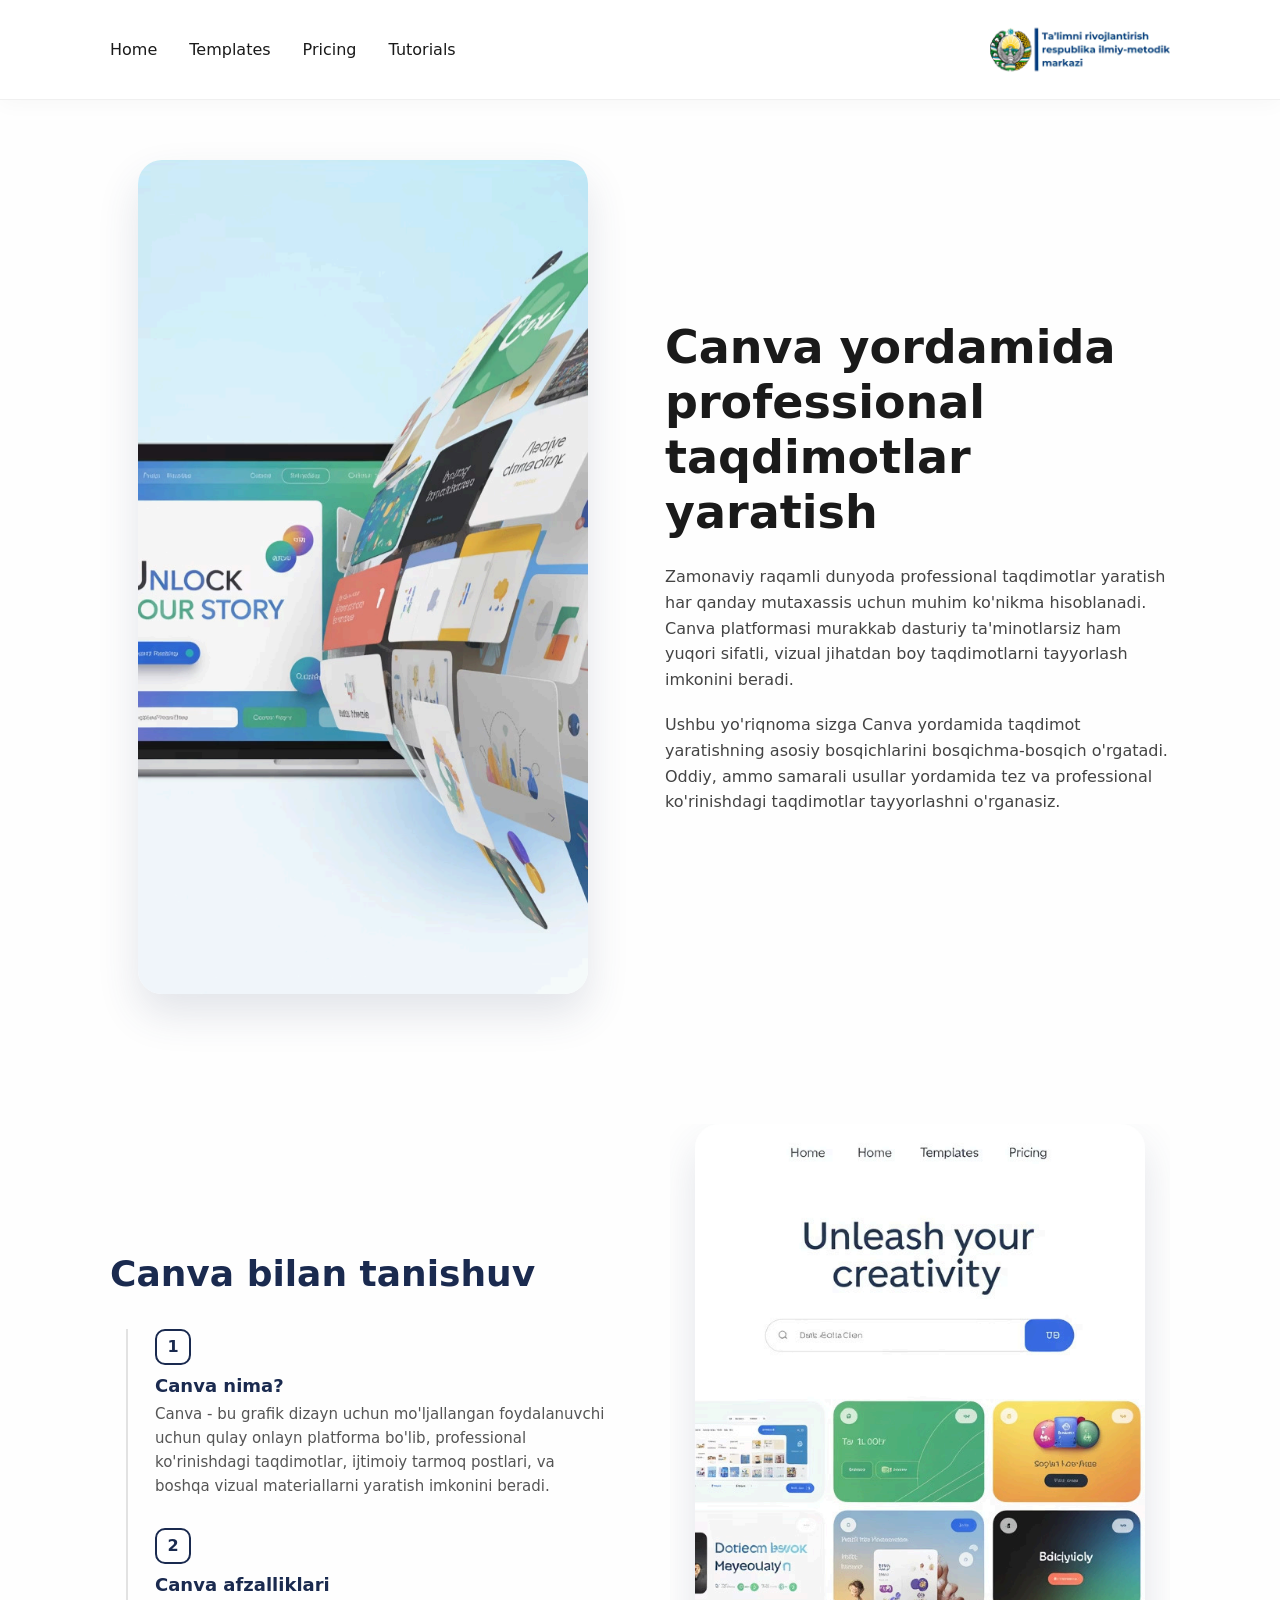
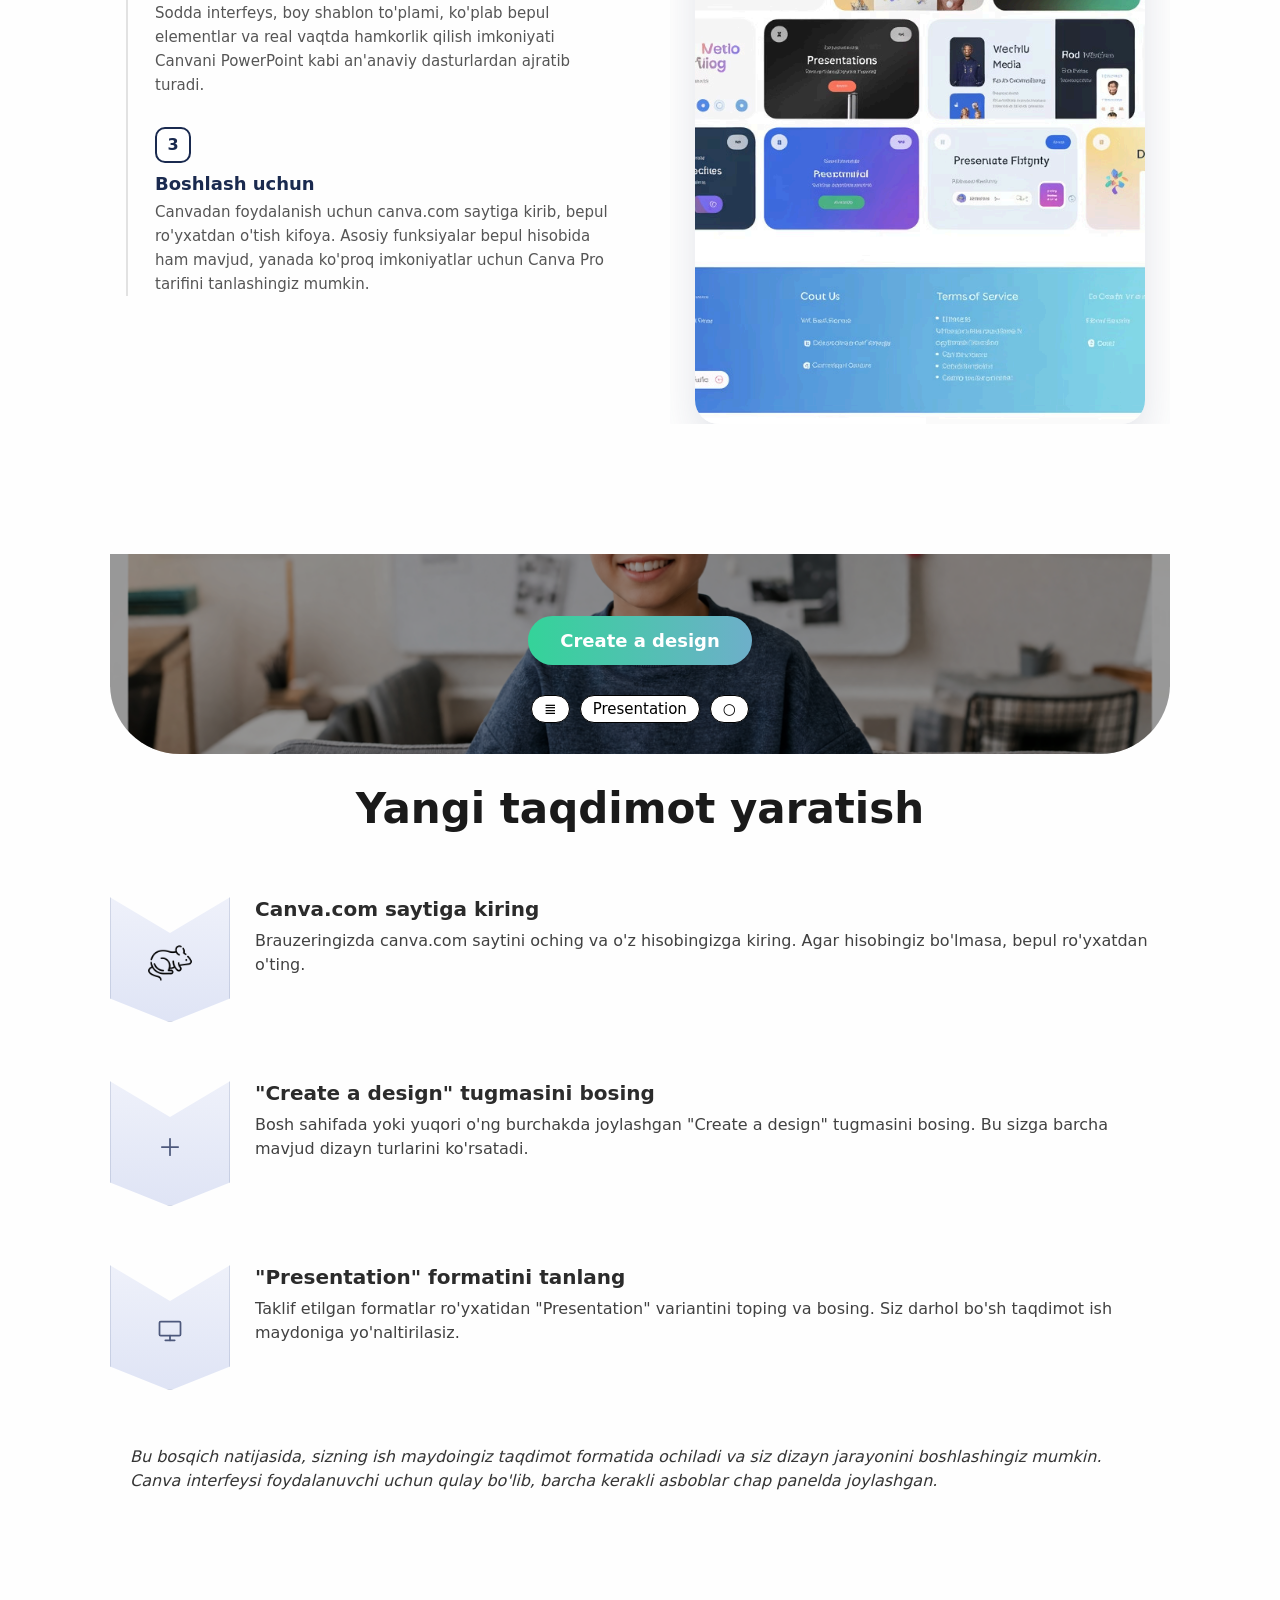
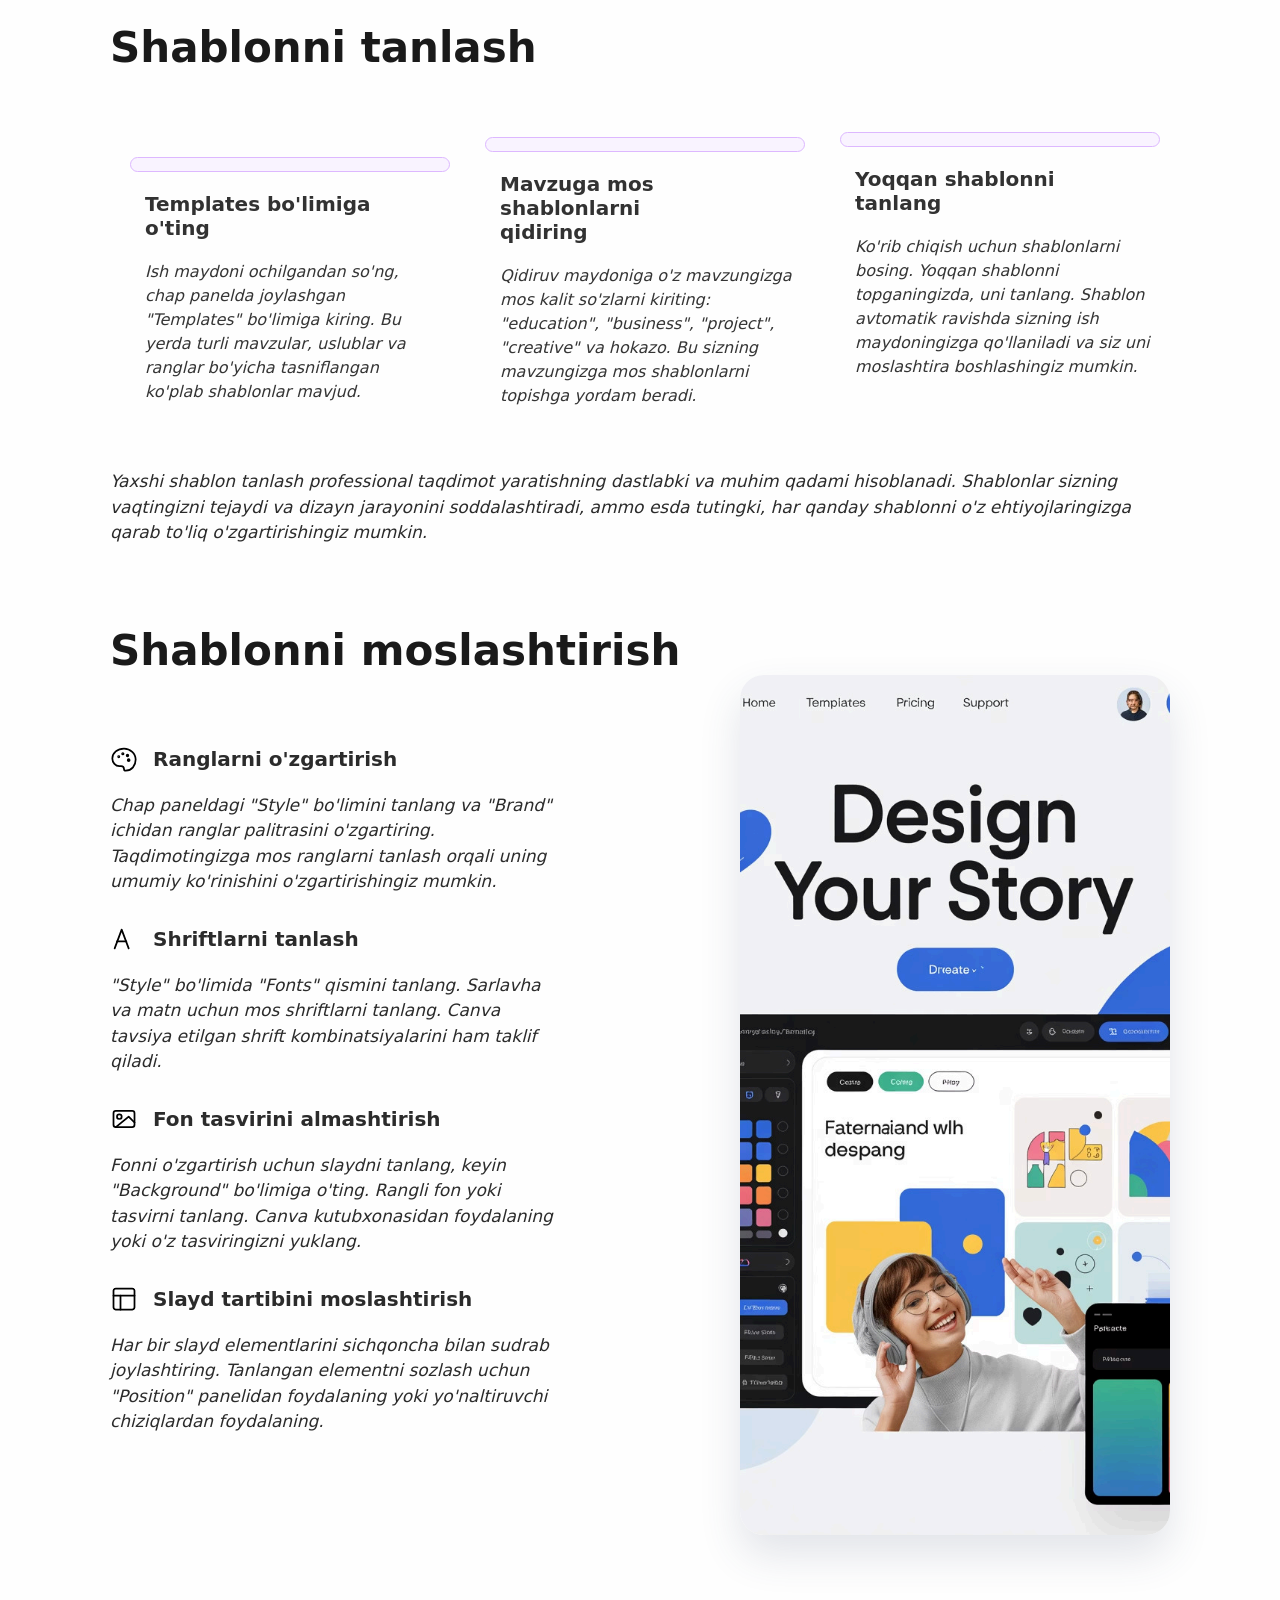
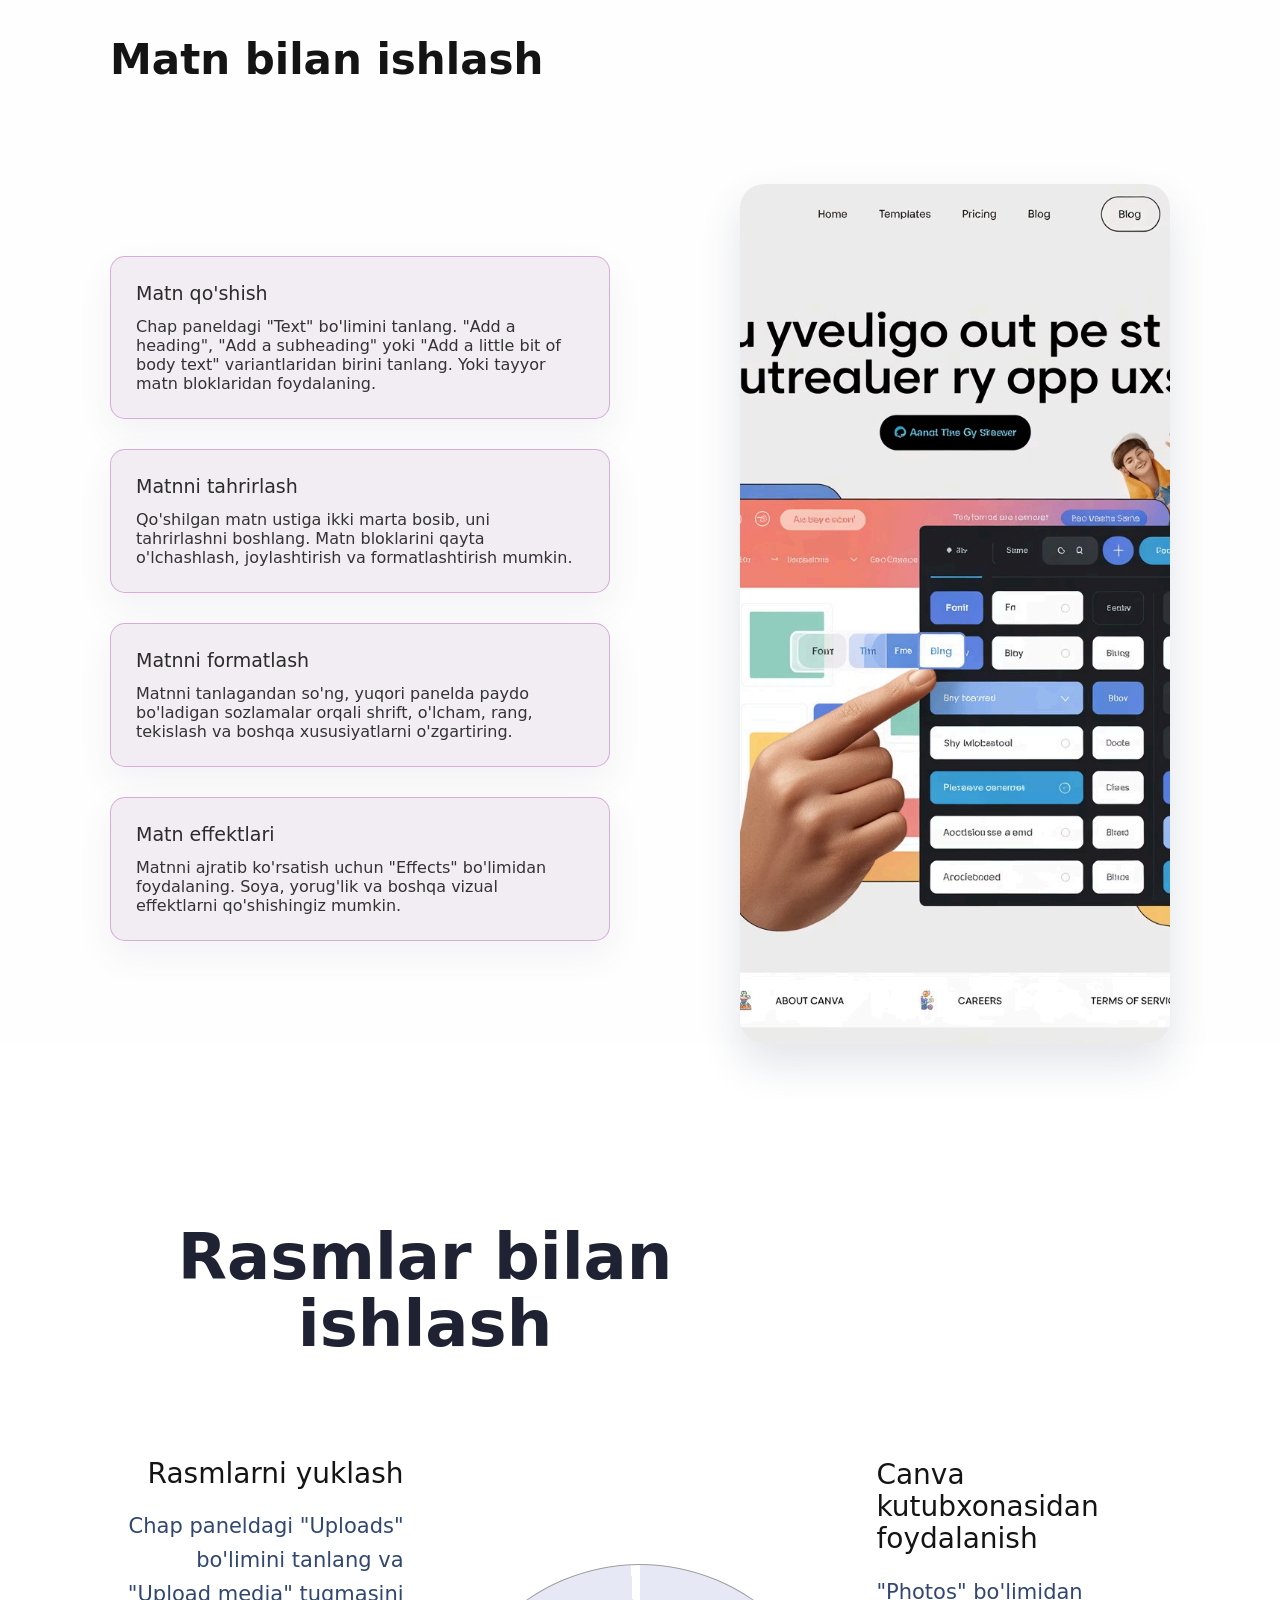
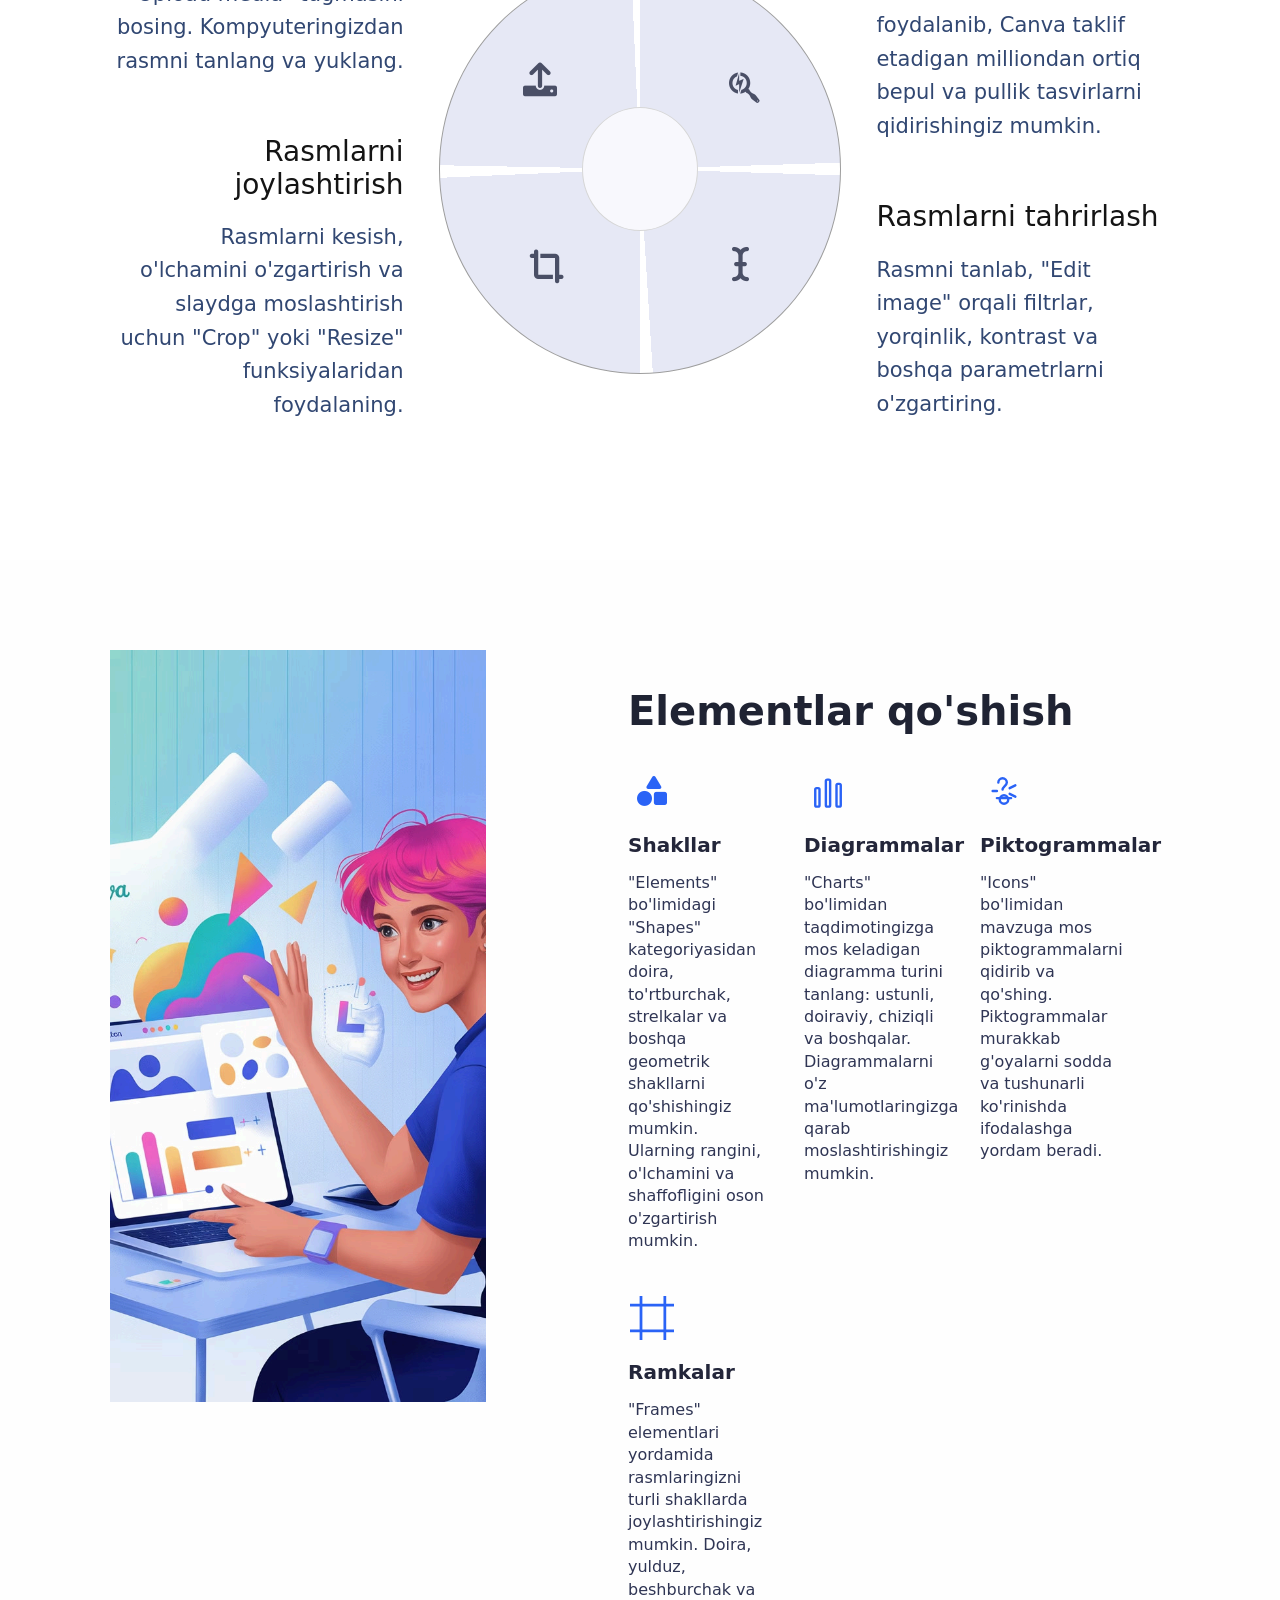
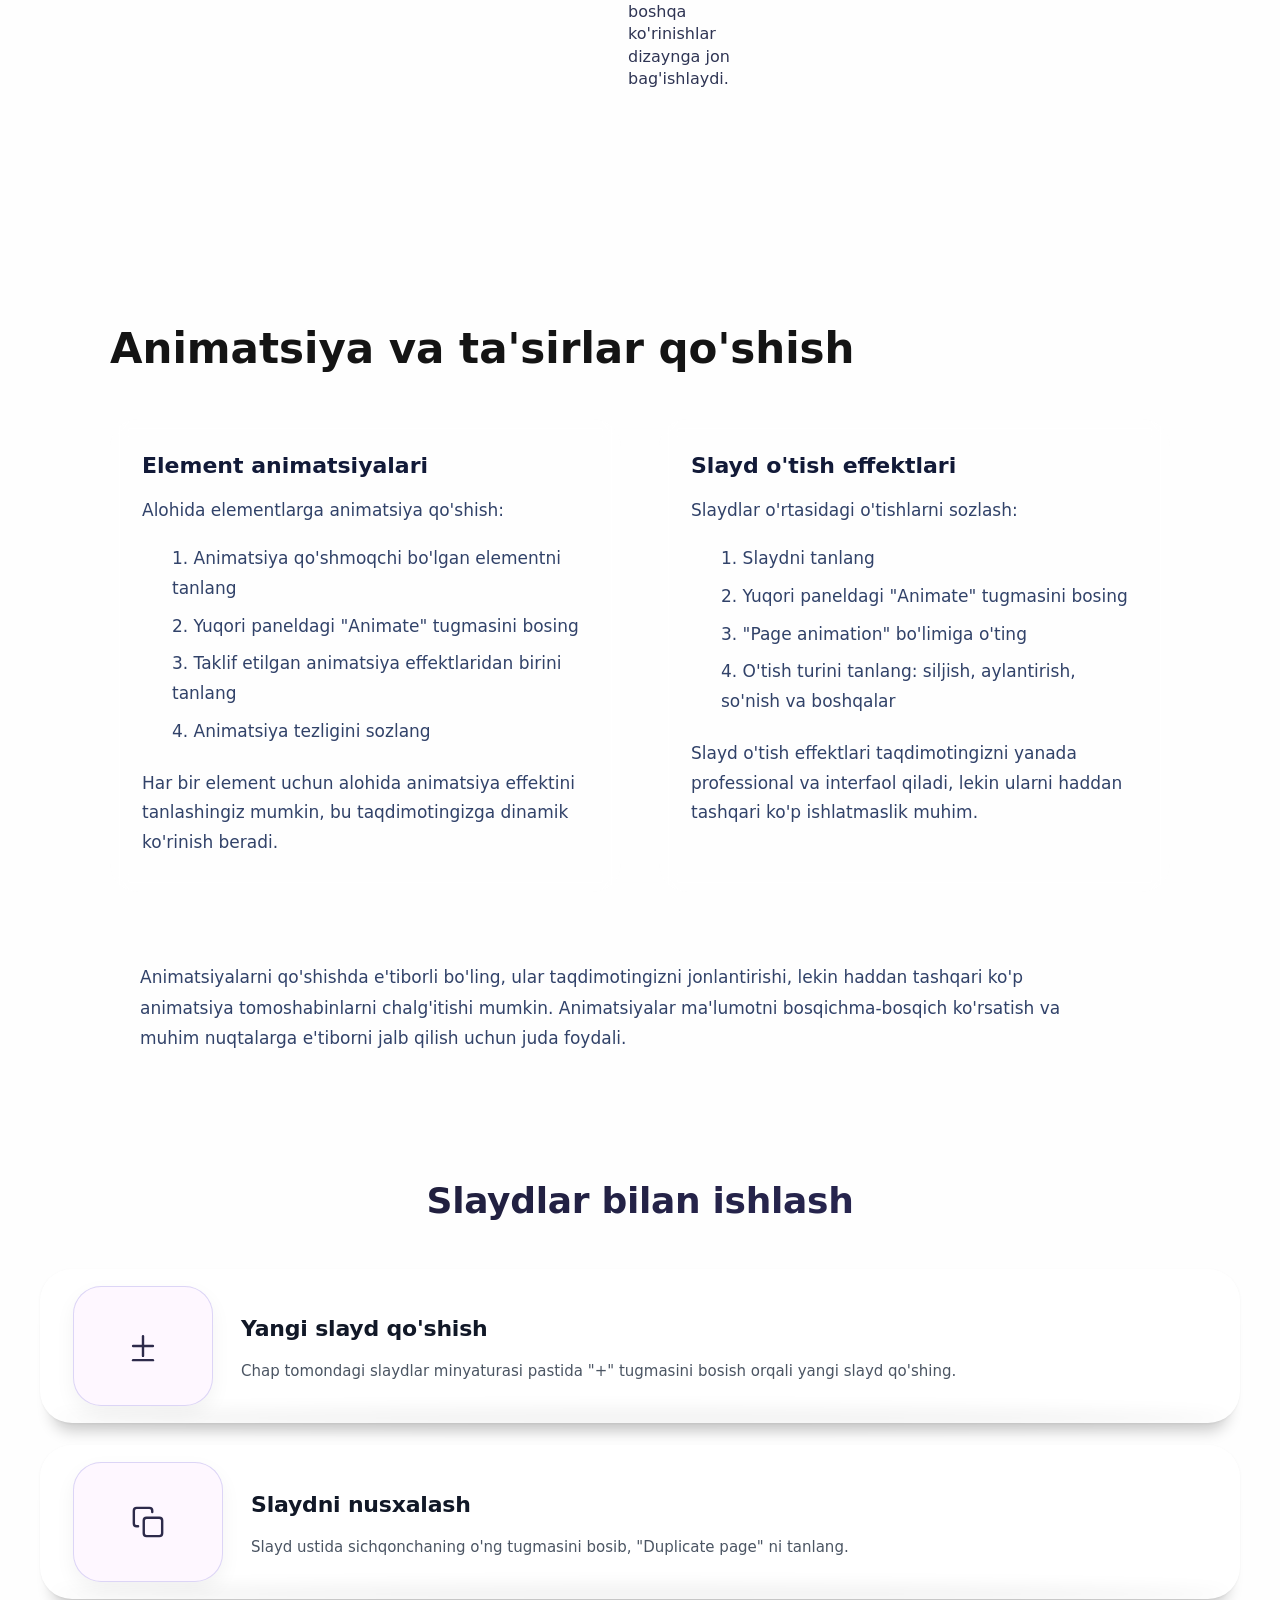
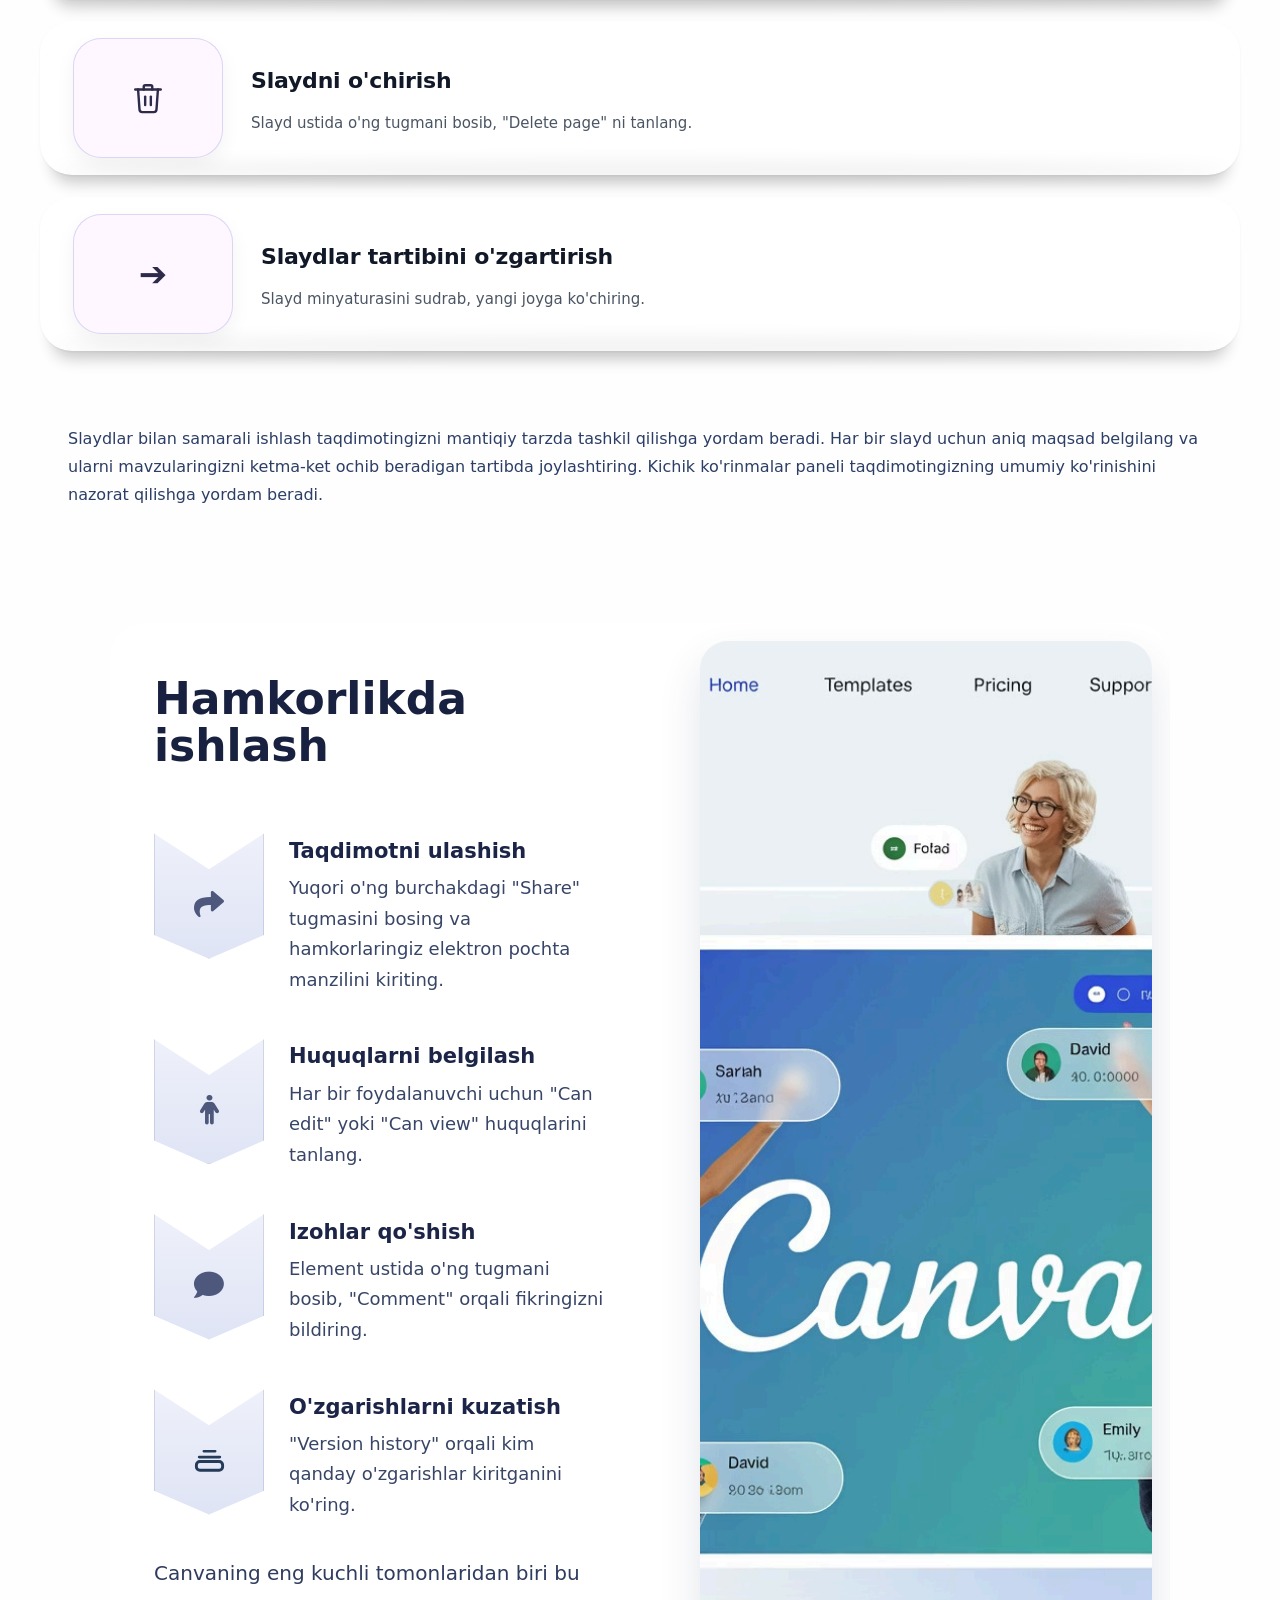
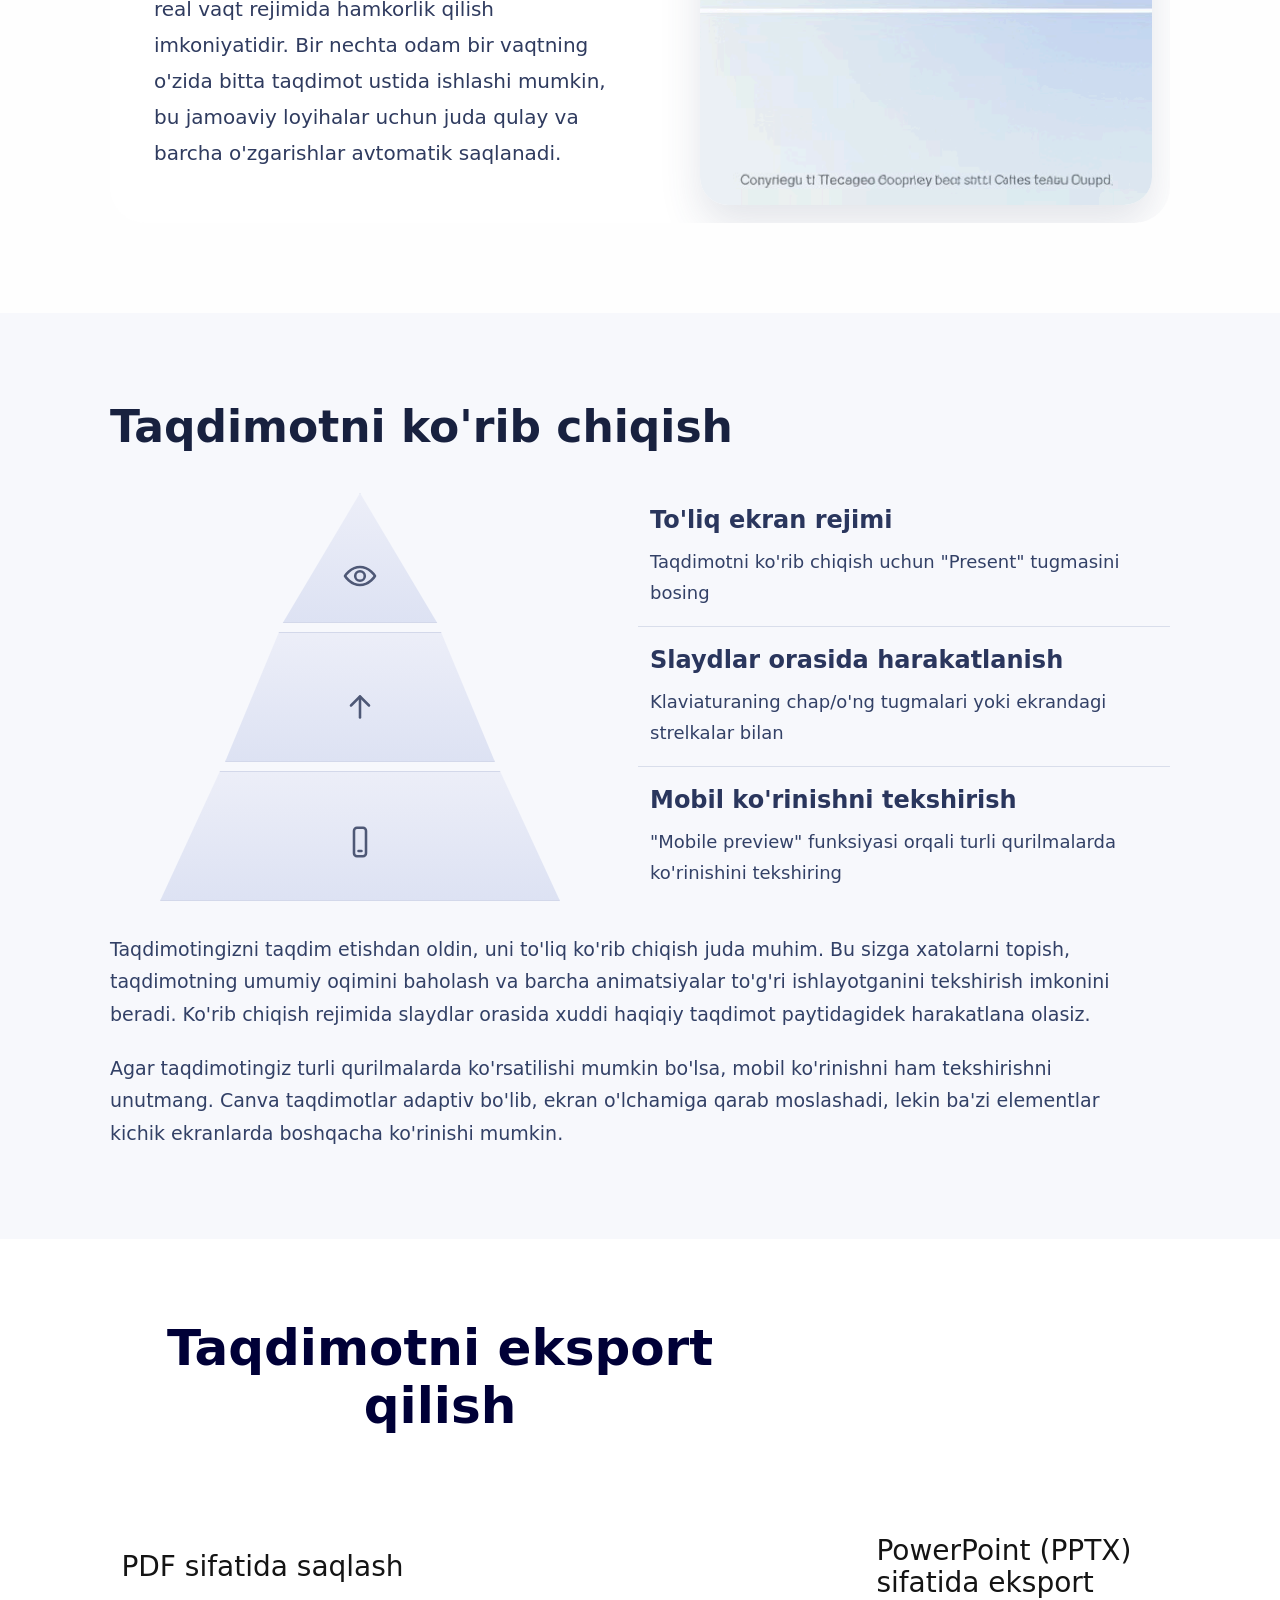
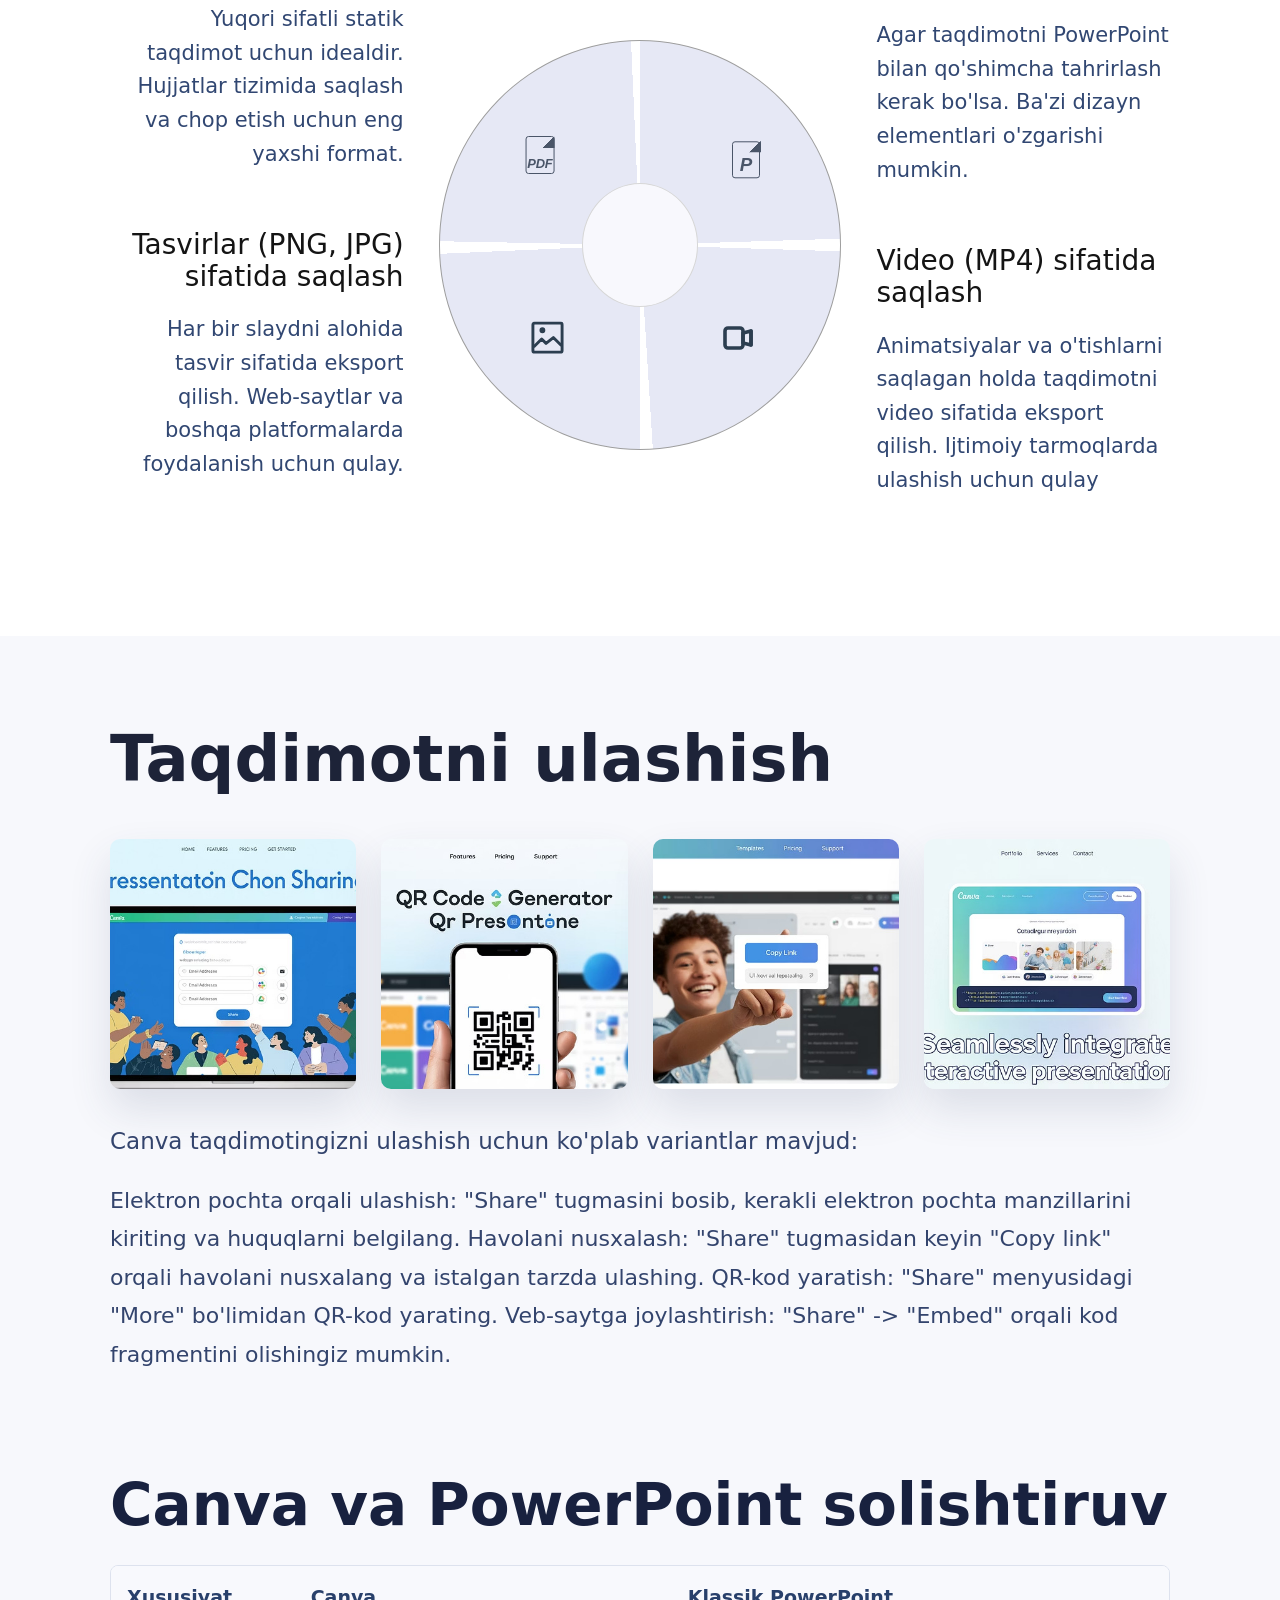
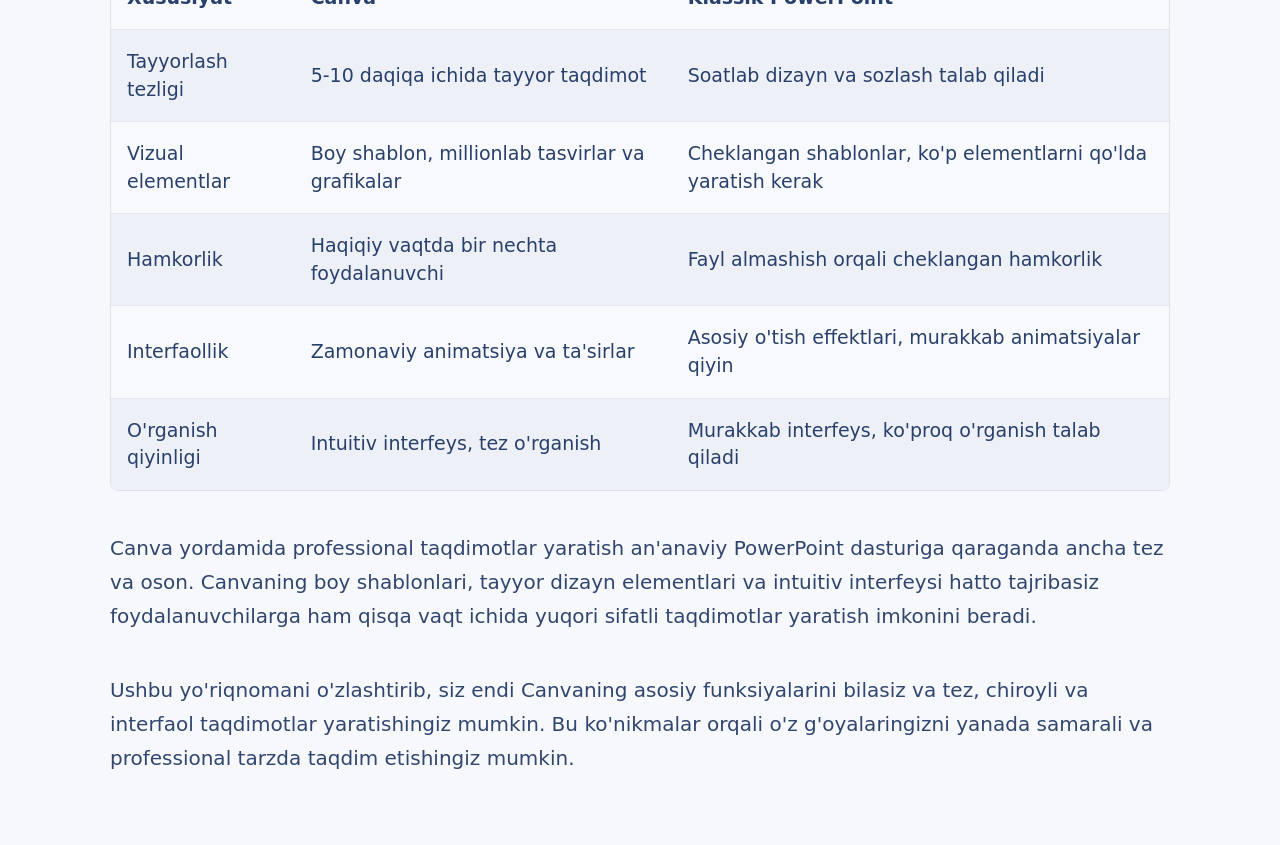
<file: dashboart.html>
<!DOCTYPE html>
<html lang="uz">

<head>
  <meta charset="UTF-8">
  <meta name="viewport" content="width=device-width, initial-scale=1.0">
  <link href="https://unpkg.com/aos@2.3.1/dist/aos.css" rel="stylesheet">
  <link rel="stylesheet" href="https://cdnjs.cloudflare.com/ajax/libs/font-awesome/6.0.0-beta3/css/all.min.css">
  <link rel="stylesheet" href="./css.css">
  <link rel="stylesheet" href="./opaa.css">
  <link rel="stylesheet" href="./past.css">
  <link rel="stylesheet" href="./hero.css">
  <link rel="stylesheet" href="./responsiv.css">
  <link rel="icon" type="image/svg+xml"
    href="data:image/svg+xml,%3Csvg xmlns='http://www.w3.org/2000/svg' viewBox='0 0 100 100'%3E%3Cdefs%3E%3ClinearGradient id='grad' x1='0%25' y1='0%25' x2='100%25' y2='100%25'%3E%3Cstop offset='0%25' stop-color='%2300C4CC'/%3E%3Cstop offset='100%25' stop-color='%237B2CBF'/%3E%3C/linearGradient%3E%3C/defs%3E%3Crect width='100' height='100' rx='22' fill='url(%23grad)'/%3E%3Ctext x='50' y='72' font-family='Arial, sans-serif' font-weight='bold' font-size='58' fill='white' text-anchor='middle'%3EC%3C/text%3E%3C/svg%3E">

  <title>Canva | Professional Taqdimot</title>
</head>

<body class="dashboard-page">
  <header>
    <div class="container">
      <div class="header__container">
        <ul class="header__list">
          <li class="header__item">
            <a href="#" class="header__link">Home</a>
            <a href="#" class="header__link">Templates</a>
            <a href="#" class="header__link">Pricing</a>
            <a href="#" class="header__link">Tutorials</a>
          </li>
        </ul>

        <img class="header__img" src="./images/images2.png" alt="Gerb_rasmi">

        <div class="hamburger" id="hamburger">
          <span></span>
          <span></span>
          <span></span>
        </div>
      </div>
    </div>
  </header>

  <div class="mobile-menu" id="mobileMenu">
    <a href="#">Home</a>
    <a href="#">Templates</a>
    <a href="#">Pricing</a>
    <a href="#">Tutorials</a>
  </div>
  <div class="overlay" id="overlay"></div>
  <div class="hero">
    <div class="container">
      <div class="hero__container">
        <ul class="hero__list">
          <li class="hero__item">
            <img data-aos="fade-right" class="hero__img" src="./images/images1.png" alt="rasm1">
          </li>
          <li class="hero__item1">
            <h1 class="hero__title">Canva yordamida professional taqdimotlar yaratish</h1>
            <p class="hero__text">Zamonaviy raqamli dunyoda professional taqdimotlar yaratish har
              qanday mutaxassis uchun muhim ko'nikma hisoblanadi. Canva
              platformasi murakkab dasturiy ta'minotlarsiz ham yuqori sifatli, vizual
              jihatdan boy taqdimotlarni tayyorlash imkonini beradi.
            </p>
            <p class="hero__text">Ushbu yo'riqnoma sizga Canva yordamida taqdimot yaratishning
              asosiy bosqichlarini bosqichma-bosqich o'rgatadi. Oddiy, ammo
              samarali usullar yordamida tez va professional ko'rinishdagi
              taqdimotlar tayyorlashni o'rganasiz.
            </p>
          </li>
        </ul>
      </div>
    </div>
  </div>
  <div class="hero2">
    <div class="container">
      <div class="hero2__container">

        <div class="hero2__left">
          <h1 class="hero2__title">Canva bilan tanishuv</h1>

          <ul class="hero2__list">

            <li class="hero2__item">
              <div class="hero2__content">
                <div class="hero2__number">1</div>
                <h3>Canva nima?</h3>
                <p>
                  Canva - bu grafik dizayn uchun mo'ljallangan
                  foydalanuvchi uchun qulay onlayn platforma bo'lib,
                  professional ko'rinishdagi taqdimotlar, ijtimoiy tarmoq
                  postlari, va boshqa vizual materiallarni yaratish imkonini
                  beradi.
                </p>
              </div>
            </li>

            <li class="hero2__item">
              <div class="hero2__content">
                <div class="hero2__number">2</div>
                <h3>Canva afzalliklari</h3>
                <p>
                  Sodda interfeys, boy shablon to'plami, ko'plab bepul
                  elementlar va real vaqtda hamkorlik qilish imkoniyati
                  Canvani PowerPoint kabi an'anaviy dasturlardan ajratib
                  turadi.
                </p>
              </div>
            </li>

            <li class="hero2__item">
              <div class="hero2__content">
                <div class="hero2__number">3</div>
                <h3>Boshlash uchun</h3>
                <p>
                  Canvadan foydalanish uchun canva.com saytiga kirib,
                  bepul ro'yxatdan o'tish kifoya. Asosiy funksiyalar bepul
                  hisobida ham mavjud, yanada ko'proq imkoniyatlar uchun
                  Canva Pro tarifini tanlashingiz mumkin.
                </p>
              </div>
            </li>

          </ul>
        </div>

        <div class="hero2__right">
          <img data-aos="fade-right" class="hero2__img" src="./images/images3.png" alt="Canva preview">
        </div>

      </div>
    </div>
  </div>

  <div class="section">
    <div class="container">
      <div class="section__container">
        <div class="section__item">
          <button class="section__btn">Create a design</button>
          <div class="section__div">
            <button class="section__btn1">≣</button>
            <button class="section__btn1">Presentation</button>
            <button class="section__btn1">○</button>
          </div>
        </div>
        <h1 class="section__title">Yangi taqdimot yaratish</h1>

        <div class="section__item1">
          <div class="section__icon">
            <img class="section__img" src="./images/images5.png" alt="">
          </div>
          <div class="section__content">
            <h3>Canva.com saytiga kiring</h3>
            <p>
              Brauzeringizda canva.com saytini oching va o'z hisobingizga kiring. Agar hisobingiz
              bo'lmasa, bepul ro'yxatdan o'ting.
            </p>
          </div>
        </div>

        <div class="section__item1">
          <div class="section__icon">
            <svg width="28" height="28" viewBox="0 0 24 24" fill="none" stroke="currentColor" stroke-width="1.5"
              stroke-linecap="round" stroke-linejoin="round">
              <line x1="12" y1="5" x2="12" y2="19"></line>
              <line x1="5" y1="12" x2="19" y2="12"></line>
            </svg>
          </div>
          <div class="section__content">
            <h3>"Create a design" tugmasini bosing</h3>
            <p>
              Bosh sahifada yoki yuqori o'ng burchakda joylashgan "Create a design" tugmasini bosing. Bu
              sizga barcha mavjud dizayn turlarini ko'rsatadi.
            </p>
          </div>
        </div>

        <div class="section__item1">
          <div class="section__icon">
            <svg width="28" height="28" viewBox="0 0 24 24" fill="none" stroke="currentColor" stroke-width="1.5"
              stroke-linecap="round" stroke-linejoin="round">
              <rect x="3" y="4" width="18" height="12" rx="1"></rect>
              <line x1="8" y1="20" x2="16" y2="20"></line>
              <line x1="12" y1="16" x2="12" y2="20"></line>
            </svg>
          </div>
          <div class="section__content">
            <h3>"Presentation" formatini tanlang</h3>
            <p>
              Taklif etilgan formatlar ro'yxatidan "Presentation" variantini toping va bosing. Siz darhol
              bo'sh taqdimot ish maydoniga yo'naltirilasiz.
            </p>
          </div>
        </div>

        <p class="section__text">
          Bu bosqich natijasida, sizning ish maydoingiz taqdimot formatida ochiladi va
          siz dizayn jarayonini boshlashingiz mumkin.
          Canva interfeysi foydalanuvchi uchun qulay bo'lib, barcha kerakli asboblar chap panelda joylashgan.
        </p>
      </div>
    </div>
  </div>
  <div class="shablon">
    <div class="container">
      <div class="shablon__container">
        <h1 class="shablon__title1">Shablonni tanlash</h1>
        <ul class="shablon__list">
          <li class="shablon__item">
            <hr class="shablon__hr">
            <h1 class="shablon__title">Templates bo'limiga o'ting</h1>
            <p class="shablon__text">
              Ish maydoni ochilgandan so'ng,
              chap panelda joylashgan
              "Templates" bo'limiga kiring. Bu
              yerda turli mavzular, uslublar va
              ranglar bo'yicha tasniflangan
              ko'plab shablonlar mavjud.
            </p>
          </li>
          <li class="shablon__item2">
            <hr class="shablon__hr">
            <h1 class="shablon__title">Mavzuga mos shablonlarni <br> qidiring</h1>
            <p class="shablon__text">
              Qidiruv maydoniga o'z
              mavzungizga mos kalit so'zlarni
              kiriting: "education", "business",
              "project", "creative" va hokazo. Bu
              sizning mavzungizga mos
              shablonlarni topishga yordam
              beradi.
            </p>
          </li>
          <li class="shablon__item1">
            <hr class="shablon__hr">
            <h1 class="shablon__title">Yoqqan shablonni <br> tanlang</h1>
            <p class="shablon__text">
              Ko'rib chiqish uchun shablonlarni
              bosing. Yoqqan shablonni
              topganingizda, uni tanlang.
              Shablon avtomatik ravishda sizning
              ish maydoningizga qo'llaniladi va
              siz uni moslashtira boshlashingiz
              mumkin.
            </p>
          </li>
        </ul>
        <p class="shablon__text1">Yaxshi shablon tanlash professional taqdimot yaratishning dastlabki va muhim
          qadami hisoblanadi. Shablonlar sizning
          vaqtingizni tejaydi va dizayn jarayonini soddalashtiradi, ammo esda tutingki, har qanday shablonni
          o'z ehtiyojlaringizga
          qarab to'liq o'zgartirishingiz mumkin.
        </p>
      </div>
    </div>
  </div>
  <div class="design">
    <div class="container">
      <div class="design__container">
        <h1 class="design__text12">Shablonni moslashtirish</h1>
        <ul class="design__list">
          <li class="design__item">
            <div class="big__span">
              <div class="small__span">
                <svg width="28" height="28" viewBox="0 0 24 24" fill="none" stroke="currentColor" stroke-width="1.5"
                  stroke-linecap="round" stroke-linejoin="round">

                  <path d="M12 3C6.5 3 2 6.8 2 11.5C2 15.1 4.7 18 8 18H9.5
           C10.9 18 12 19.1 12 20.5C12 21.3 12.7 22 13.5 22
           C18.7 22 22 17.7 22 12.5C22 7.3 17.5 3 12 3Z" />

                  <circle cx="7.5" cy="10" r="0.5" />
                  <circle cx="11" cy="7.5" r="0.6" />
                  <circle cx="15" cy="9" r="0.7" />
                  <circle cx="16" cy="13" r="0.8" />

                </svg>
                <h1 class="design__title1">Ranglarni o'zgartirish</h1>
              </div>
              <p class="design__text">
                Chap paneldagi "Style" bo'limini tanlang va "Brand" ichidan
                ranglar palitrasini o'zgartiring. Taqdimotingizga mos ranglarni
                tanlash orqali uning umumiy ko'rinishini o'zgartirishingiz
                mumkin.
              </p>
            </div>
            <div class="big__span">
              <div class="small__span">
                <svg width="28" height="28" viewBox="0 0 24 24" fill="none" stroke="currentColor" stroke-width="1.5"
                  stroke-linecap="round" stroke-linejoin="round">
                  <path d="M4 20L10 4L16 20" />
                  <line x1="6" y1="14" x2="14" y2="14" />
                </svg>
                <h1 class="design__title1">Shriftlarni tanlash</h1>
              </div>
              <p class="design__text">
                "Style" bo'limida "Fonts" qismini tanlang. Sarlavha va matn
                uchun mos shriftlarni tanlang. Canva tavsiya etilgan shrift
                kombinatsiyalarini ham taklif qiladi.
              </p>
            </div>
            <div class="big__span">
              <div class="small__span">
                <svg width="28" height="28" viewBox="0 0 24 24" fill="none" stroke="currentColor" stroke-width="1.5"
                  stroke-linecap="round" stroke-linejoin="round">
                  <rect x="3" y="5" width="18" height="14" rx="2" />
                  <circle cx="8" cy="10" r="2" />
                  <path d="M21 15l-5-5L5 19" />
                </svg>
                <h1 class="design__title1">Fon tasvirini almashtirish</h1>
              </div>
              <p class="design__text">
                Fonni o'zgartirish uchun slaydni tanlang, keyin "Background"
                bo'limiga o'ting. Rangli fon yoki tasvirni tanlang. Canva
                kutubxonasidan foydalaning yoki o'z tasviringizni yuklang.
              </p>
            </div>
            <div class="big__span">
              <div class="small__span">
                <svg width="28" height="28" viewBox="0 0 24 24" fill="none" stroke="currentColor" stroke-width="1.5"
                  stroke-linecap="round" stroke-linejoin="round">
                  <rect x="3" y="3" width="18" height="18" rx="2" />
                  <line x1="3" y1="9" x2="21" y2="9" />
                  <line x1="9" y1="21" x2="9" y2="9" />
                </svg>
                <h1 class="design__title1">Slayd tartibini moslashtirish</h1>
              </div>
              <p class="design__text">
                Har bir slayd elementlarini sichqoncha bilan sudrab
                joylashtiring. Tanlangan elementni sozlash uchun "Position"
                panelidan foydalaning yoki yo'naltiruvchi chiziqlardan
                foydalaning.
              </p>
              </span>
          </li>
          <li class="design__item">
            <img data-aos="fade-right" class="design__img" src="./images/images6.png" alt="Canva preview">
          </li>
        </ul>
      </div>
    </div>
  </div>
  <div class="matn">
    <div class="container">
      <div class="matn__container">
        <h1 class="matn__title">Matn bilan ishlash</h1>
        <ul class="matn__list">
          <li class="matn__item">
            <div class="matn__block">
              <h1 class="matn__title1">Matn qo'shish</h1>
              <p class="matn__text">Chap paneldagi "Text" bo'limini tanlang. "Add a heading", "Add a
                subheading" yoki "Add a little bit of body text" variantlaridan birini
                tanlang. Yoki tayyor matn bloklaridan foydalaning.
              </p>
            </div>
            <div class="matn__block">
              <h1 class="matn__title1">Matnni tahrirlash</h1>
              <p class="matn__text">Qo'shilgan matn ustiga ikki marta bosib, uni tahrirlashni boshlang.
                Matn bloklarini qayta o'lchashlash, joylashtirish va
                formatlashtirish mumkin.
              </p>
            </div>
            <div class="matn__block">
              <h1 class="matn__title1">Matnni formatlash</h1>
              <p class="matn__text">Matnni tanlagandan so'ng, yuqori panelda paydo bo'ladigan
                sozlamalar orqali shrift, o'lcham, rang, tekislash va boshqa
                xususiyatlarni o'zgartiring.
              </p>
            </div>
            <div class="matn__block">
              <h1 class="matn__title1">Matn effektlari</h1>
              <p class="matn__text">Matnni ajratib ko'rsatish uchun "Effects" bo'limidan foydalaning.
                Soya, yorug'lik va boshqa vizual effektlarni qo'shishingiz mumkin.
              </p>
            </div>
          </li>
          <li class="matn__item1">
            <img class="design__img" src="./images/images7.png" alt="Canva preview">
          </li>
        </ul>
      </div>
    </div>
  </div>
  <div class="rasm">
    <div class="container">
      <div class="rasm__container">
        <h1 class="rasm__main-title">Rasmlar bilan ishlash</h1>

        <div class="rasm__content">
          <div class="rasm__column1">
            <div class="rasm__card2">
              <h2 class="rasm__title1">Rasmlarni yuklash</h2>
              <p class="rasm__text1">
                Chap paneldagi "Uploads" bo'limini tanlang va "Upload media" tugmasini bosing.
                Kompyuteringizdan rasmni tanlang va yuklang.
              </p>
            </div>

            <div class="rasm__card2">
              <h2 class="rasm__title1">Rasmlarni joylashtirish</h2>
              <p class="rasm__text1">
                Rasmlarni kesish, o'lchamini o'zgartirish va slaydga moslashtirish uchun "Crop"
                yoki "Resize" funksiyalaridan foydalaning.
              </p>
            </div>
          </div>

          <div class="rasm__center">
            <div class="rasm__diagram">
              <div class="rasm__icon rasm__icon--top"><i class="fas fa-upload"></i></div>
              <div class="rasm__icon rasm__icon--right"><i class="fa-brands fa-searchengin"></i></div>
              <div class="rasm__icon rasm__icon--bottom"><i class="fas fa-i-cursor"></i></div>
              <div class="rasm__icon rasm__icon--left"><i class="fas fa-crop-alt"></i></div>
            </div>
          </div>

          <div class="rasm__column1">
            <div class="rasm__card1">
              <h2 class="rasm__title1">Canva kutubxonasidan foydalanish</h2>
              <p class="rasm__text1">
                "Photos" bo'limidan foydalanib, Canva taklif etadigan milliondan ortiq bepul va
                pullik tasvirlarni qidirishingiz mumkin.
              </p>
            </div>

            <div class="rasm__card1">
              <h2 class="rasm__title1">Rasmlarni tahrirlash</h2>
              <p class="rasm__text1">
                Rasmni tanlab, "Edit image" orqali filtrlar, yorqinlik, kontrast va boshqa
                parametrlarni o'zgartiring.
              </p>
            </div>
          </div>
        </div>
      </div>
    </div>
  </div>
  <section class="main">
    <div class="container">
      <div class="main__container">
        <div class="main__image">
          <img class="main__img" src="./images/images8.png" alt="Siz qo'yadigan rasm">
        </div>

        <div class="main__content">
          <h1 class="main__title">Elementlar qo'shish</h1>

          <div class="main__grid">
            <div class="main__card">
              <div class="main__icon">
                <i class="fas fa-shapes icon_i"></i>
              </div>
              <h3 class="main__card-title">Shakllar</h3>
              <p class="main__text">
                "Elements" bo'limidagi "Shapes" kategoriyasidan doira, to'rtburchak, strelkalar va
                boshqa geometrik shakllarni qo'shishingiz mumkin. Ularning rangini, o'lchamini va
                shaffofligini oson o'zgartirish mumkin.
              </p>
            </div>

            <div class="main__card">
              <div class="main__icon">
                <svg width="34" height="34" viewBox="0 0 24 24" fill="none" stroke="currentColor" stroke-width="1.7"
                  stroke-linecap="round" stroke-linejoin="round">
                  <rect x="3" y="10" width="3" height="13" rx="1"></rect>
                  <rect x="10.5" y="4" width="3" height="19" rx="1"></rect>
                  <rect x="18" y="7" width="3" height="16" rx="1"></rect>
                </svg>
              </div>
              <h3 class="main__card-title">Diagrammalar</h3>
              <p class="main__text">
                "Charts" bo'limidan taqdimotingizga mos keladigan diagramma turini tanlang: ustunli,
                doiraviy, chiziqli va boshqalar. Diagrammalarni o'z ma'lumotlaringizga qarab
                moslashtirishingiz mumkin.
              </p>
            </div>

            <div class="main__card">
              <div class="main__icon">
                <svg width="34" height="34" viewBox="0 0 24 24" fill="none" stroke="currentColor" stroke-width="1.7"
                  stroke-linecap="round" stroke-linejoin="round">
                  <path d="M8 6a3 3 0 0 1 6 0c0 2-3 3-3 5"></path>
                  <path d="M16 10l4-2"></path>
                  <path d="M16 14l4 2"></path>
                  <path d="M7 17h10"></path>
                  <path d="M4 12h3"></path>
                  <circle cx="12" cy="18" r="3"></circle>
                </svg>
              </div>
              <h3 class="main__card-title">Piktogrammalar</h3>
              <p class="main__text">
                "Icons" bo'limidan mavzuga mos piktogrammalarni qidirib va qo'shing. Piktogrammalar
                murakkab g'oyalarni sodda va tushunarli ko'rinishda ifodalashga yordam beradi.
              </p>
            </div>

            <div class="main__card">
              <div class="main__icon">
                <svg width="44" height="44" viewBox="0 0 24 24" fill="none" stroke="currentColor" stroke-width="1.5"
                  stroke-linecap="round" stroke-linejoin="round">
                  <path d="M30 1V5h-30"></path>
                  <path d="M0 19v0h30"></path>
                  <path d="M6 -14v50"></path>
                  <path d="M19 -14v50"></path>
                </svg>
              </div>
              <h3 class="main__card-title">Ramkalar</h3>
              <p class="main__text">
                "Frames" elementlari yordamida rasmlaringizni turli shakllarda joylashtirishingiz
                mumkin. Doira, yulduz, beshburchak va boshqa ko'rinishlar dizaynga jon bag'ishlaydi.
              </p>
            </div>
          </div>
        </div>
      </div>
    </div>
  </section>
  <div class="animation">
    <div class="container">
      <div class="animation__container">
        <h1 class="animation__title">Animatsiya va ta'sirlar qo'shish</h1>
        <ul class="animation__list">
          <li class="animation__item">
            <h2 class="animation__title1">Element animatsiyalari</h2>
            <p class="animation__lead">Alohida elementlarga animatsiya qo'shish:</p>
            <ol class="animation__steps">
              <li class="animation__step">1. Animatsiya qo'shmoqchi bo'lgan elementni tanlang</li>
              <li class="animation__step">2. Yuqori paneldagi "Animate" tugmasini bosing</li>
              <li class="animation__step">3. Taklif etilgan animatsiya effektlaridan birini tanlang</li>
              <li class="animation__step">4. Animatsiya tezligini sozlang</li>
            </ol>
            <p class="animation__text">
              Har bir element uchun alohida animatsiya effektini tanlashingiz mumkin, bu
              taqdimotingizga dinamik ko'rinish beradi.
            </p>
          </li>
          <li class="animation__item animation__item--delay">
            <h2 class="animation__title1">Slayd o'tish effektlari</h2>
            <p class="animation__lead">Slaydlar o'rtasidagi o'tishlarni sozlash:</p>
            <ol class="animation__steps">
              <li class="animation__step">1. Slaydni tanlang</li>
              <li class="animation__step">2. Yuqori paneldagi "Animate" tugmasini bosing</li>
              <li class="animation__step">3. "Page animation" bo'limiga o'ting</li>
              <li class="animation__step">4. O'tish turini tanlang: siljish, aylantirish, so'nish va
                boshqalar</li>
            </ol>
            <p class="animation__text">
              Slayd o'tish effektlari taqdimotingizni yanada professional va interfaol qiladi,
              lekin ularni haddan tashqari ko'p ishlatmaslik muhim.
            </p>
          </li>
        </ul>
        <p class="animation__note">
          Animatsiyalarni qo'shishda e'tiborli bo'ling, ular taqdimotingizni jonlantirishi,
          lekin haddan tashqari ko'p animatsiya tomoshabinlarni chalg'itishi mumkin.
          Animatsiyalar ma'lumotni bosqichma-bosqich ko'rsatish va muhim nuqtalarga
          e'tiborni jalb qilish uchun juda foydali.
        </p>
      </div>
    </div>
  </div>
  <div class="slayd">
    <div class="container">
      <h1 class="slayd__title">Slaydlar bilan ishlash</h1>
      <ul class="slayd__list">
        <li class="slayd__item">
          <div class="slayd__card">
            <button class="slayd__btn1" aria-label="qo'shish">
              <svg width="28" height="28" viewBox="0 0 24 24" fill="none" stroke="currentColor" stroke-width="2"
                stroke-linecap="round" stroke-linejoin="round">
                <line x1="12" y1="5" x2="12" y2="19"></line>
                <line x1="5" y1="12" x2="19" y2="12"></line>
                <line x1="5" y1="22" x2="19" y2="22"></line>
              </svg>
            </button>
            <div class="slayd__info">
              <h2 class="slayd__item-title">Yangi slayd qo'shish</h2>
              <p class="slayd__text">Chap tomondagi slaydlar minyaturasi pastida "+" tugmasini bosish
                orqali yangi slayd qo'shing.</p>
            </div>
          </div>
        </li>
        <li class="slayd__item">
          <div class="slayd__card">
            <button class="slayd__btn2" aria-label="nusxalash">
              <svg width="26" height="26" viewBox="0 0 24 24" fill="none" stroke="currentColor" stroke-width="2"
                stroke-linecap="round" stroke-linejoin="round">
                <rect x="9" y="9" width="13" height="13" rx="2" ry="2"></rect>
                <path d="M5 15H4a2 2 0 0 1-2-2V4a2 2 0 0 1 2-2h9a2 2 0 0 1 2 2v1"></path>
              </svg>
            </button>
            <div class="slayd__info">
              <h2 class="slayd__item-title">Slaydni nusxalash</h2>
              <p class="slayd__text">Slayd ustida sichqonchaning o'ng tugmasini bosib, "Duplicate page" ni
                tanlang.</p>
            </div>
          </div>
        </li>
        <li class="slayd__item">
          <div class="slayd__card">
            <button class="slayd__btn3" aria-label="o'chirish">
              <svg width="26" height="26" viewBox="0 0 24 24" fill="none" stroke="currentColor" stroke-width="2"
                stroke-linecap="round" stroke-linejoin="round">
                <polyline points="3 6 5 6 21 6"></polyline>
                <path d="M19 6l-1 14a2 2 0 0 1-2 2H8a2 2 0 0 1-2-2L5 6"></path>
                <path d="M10 11v6"></path>
                <path d="M14 11v6"></path>
                <path d="M9 6V4a1 1 0 0 1 1-1h4a1 1 0 0 1 1 1v2"></path>
              </svg>
            </button>
            <div class="slayd__info">
              <h2 class="slayd__item-title">Slaydni o'chirish</h2>
              <p class="slayd__text">Slayd ustida o'ng tugmani bosib, "Delete page" ni tanlang.</p>
            </div>
          </div>
        </li>
        <li class="slayd__item">
          <div class="slayd__card slayd__card--wide">
            <button class="slayd__btn4" aria-label="tartibni o'zgartirish">➔</button>
            <div class="slayd__info">
              <h2 class="slayd__item-title">Slaydlar tartibini o'zgartirish</h2>
              <p class="slayd__text">Slayd minyaturasini sudrab, yangi joyga ko'chiring.</p>
            </div>
          </div>
        </li>
      </ul>
      <p class="slayd__note">
        Slaydlar bilan samarali ishlash taqdimotingizni mantiqiy tarzda tashkil qilishga yordam beradi.
        Har bir slayd uchun aniq maqsad belgilang va ularni mavzularingizni ketma-ket ochib beradigan tartibda
        joylashtiring.
        Kichik ko'rinmalar paneli taqdimotingizning umumiy ko'rinishini nazorat qilishga yordam beradi.
      </p>
    </div>
  </div>

  <section class="hamkor">
    <div class="container">
      <div class="hamkor__container">
        <div class="hamkor__content">
          <h1 class="hamkor__title">Hamkorlikda ishlash</h1>

          <div class="hamkor__list">
            <div class="hamkor__item">
              <div class="hamkor__icon">
                <i class="fa fa-share"></i>
              </div>
              <div class="hamkor__text-box">
                <h3 class="hamkor__item-title">Taqdimotni ulashish</h3>
                <p class="hamkor__text">
                  Yuqori o'ng burchakdagi "Share" tugmasini bosing va hamkorlaringiz elektron
                  pochta manzilini kiriting.
                </p>
              </div>
            </div>

            <div class="hamkor__item">
              <div class="hamkor__icon">
                <i class="fa fa-person"></i>
              </div>
              <div class="hamkor__text-box">
                <h3 class="hamkor__item-title">Huquqlarni belgilash</h3>
                <p class="hamkor__text">
                  Har bir foydalanuvchi uchun "Can edit" yoki "Can view" huquqlarini tanlang.
                </p>
              </div>
            </div>

            <div class="hamkor__item">
              <div class="hamkor__icon">
                <i class="fa fa-comment"></i>
              </div>
              <div class="hamkor__text-box">
                <h3 class="hamkor__item-title">Izohlar qo'shish</h3>
                <p class="hamkor__text">
                  Element ustida o'ng tugmani bosib, "Comment" orqali fikringizni bildiring.
                </p>
              </div>
            </div>

            <div class="hamkor__item">
              <div class="hamkor__icon">
                <svg width="35" height="40" viewBox="0 0 120 80" fill="none" xmlns="http://www.w3.org/2000/svg">
                  <!-- Yuqoridagi kichik chiziq -->
                  <line x1="40" y1="10" x2="80" y2="10" stroke="#243B5A" stroke-width="8" stroke-linecap="round" />

                  <!-- O‘rtadagi uzun chiziq -->
                  <line x1="25" y1="30" x2="95" y2="30" stroke="#243B5A" stroke-width="10" stroke-linecap="round" />

                  <!-- Pastdagi yumaloq to‘rtburchak -->
                  <rect x="15" y="45" width="90" height="30" rx="12" stroke="#243B5A" stroke-width="10" fill="none" />
                </svg>
              </div>
              <div class="hamkor__text-box">
                <h3 class="hamkor__item-title">O'zgarishlarni kuzatish</h3>
                <p class="hamkor__text">
                  "Version history" orqali kim qanday o'zgarishlar kiritganini ko'ring.
                </p>
              </div>
            </div>
          </div>

          <p class="hamkor__note">
            Canvaning eng kuchli tomonlaridan biri bu real vaqt rejimida hamkorlik qilish
            imkoniyatidir. Bir nechta odam bir vaqtning o'zida bitta taqdimot ustida ishlashi mumkin,
            bu jamoaviy loyihalar uchun juda qulay va barcha o'zgarishlar avtomatik saqlanadi.
          </p>
        </div>

        <div class="hamkor__media">
          <img class="hamkor__img" src="./images/images9.png" alt="Hamkorlik uchun rasm">
        </div>
      </div>
    </div>
  </section>

  <section class="taqdimot">
    <div class="container">
      <div class="taqdimot__container">
        <h1 class="taqdimot__title">Taqdimotni ko'rib chiqish</h1>

        <div class="taqdimot__hero">
          <div class="taqdimot__diagram" aria-hidden="true">
            <div class="taqdimot__level taqdimot__level--top">
              <svg width="36" height="36" viewBox="0 0 24 24" fill="none" stroke="currentColor" stroke-width="1.7"
                stroke-linecap="round" stroke-linejoin="round">
                <path d="M2 12s3.6-6 10-6 10 6 10 6-3.6 6-10 6-10-6-10-6Z">
                </path>
                <circle cx="12" cy="12" r="3.2"></circle>
              </svg>
            </div>
            <div class="taqdimot__level taqdimot__level--middle">
              <svg width="36" height="36" viewBox="0 0 24 24" fill="none" stroke="currentColor" stroke-width="1.7"
                stroke-linecap="round" stroke-linejoin="round">
                <path d="M12 19V5"></path>
                <path d="m6 11 6-6 6 6"></path>
              </svg>
            </div>
            <div class="taqdimot__level taqdimot__level--bottom">
              <svg width="36" height="36" viewBox="0 0 24 24" fill="none" stroke="currentColor" stroke-width="1.7"
                stroke-linecap="round" stroke-linejoin="round">
                <rect x="8" y="2.5" width="8" height="19" rx="2"></rect>
                <line x1="11" y1="18" x2="13" y2="18"></line>
              </svg>
            </div>
          </div>

          <div class="taqdimot__content">
            <div class="taqdimot__row">
              <h2 class="taqdimot__row-title">To'liq ekran rejimi</h2>
              <p class="taqdimot__row-text">Taqdimotni ko'rib chiqish uchun "Present" tugmasini bosing</p>
            </div>

            <div class="taqdimot__row">
              <h2 class="taqdimot__row-title">Slaydlar orasida harakatlanish</h2>
              <p class="taqdimot__row-text">Klaviaturaning chap/o'ng tugmalari yoki ekrandagi strelkalar
                bilan</p>
            </div>

            <div class="taqdimot__row">
              <h2 class="taqdimot__row-title">Mobil ko'rinishni tekshirish</h2>
              <p class="taqdimot__row-text">"Mobile preview" funksiyasi orqali turli qurilmalarda
                ko'rinishini tekshiring</p>
            </div>
          </div>
        </div>

        <p class="taqdimot__note">
          Taqdimotingizni taqdim etishdan oldin, uni to'liq ko'rib chiqish juda muhim. Bu sizga xatolarni
          topish,
          taqdimotning umumiy oqimini baholash va barcha animatsiyalar to'g'ri ishlayotganini tekshirish
          imkonini beradi.
          Ko'rib chiqish rejimida slaydlar orasida xuddi haqiqiy taqdimot paytidagidek harakatlana olasiz.
        </p>

        <p class="taqdimot__note">
          Agar taqdimotingiz turli qurilmalarda ko'rsatilishi mumkin bo'lsa, mobil ko'rinishni ham
          tekshirishni unutmang.
          Canva taqdimotlar adaptiv bo'lib, ekran o'lchamiga qarab moslashadi, lekin ba'zi elementlar kichik
          ekranlarda boshqacha ko'rinishi mumkin.
        </p>
      </div>
    </div>
  </section>
  <div class="rasm">
    <div class="container">
      <div class="rasm__container">
        <h1 class="rasm__main-title1">Taqdimotni eksport qilish</h1>

        <div class="rasm__content">
          <div class="rasm__column1">
            <div class="rasm__card2">
              <h2 class="rasm__title1">PDF sifatida saqlash</h2>
              <p class="rasm__text1">
                Yuqori sifatli statik taqdimot uchun
                idealdir. Hujjatlar tizimida saqlash va
                chop etish uchun eng yaxshi format.
              </p>
            </div>

            <div class="rasm__card2">
              <h2 class="rasm__title1">Tasvirlar (PNG, JPG)
                sifatida saqlash
              </h2>
              <p class="rasm__text1">
                Har bir slaydni alohida tasvir sifatida
                eksport qilish. Web-saytlar va
                boshqa platformalarda foydalanish
                uchun qulay.
              </p>
            </div>
          </div>

          <div class="rasm__center">
            <div class="rasm__diagram">
              <div class="rasm__icon rasm__icon--top"><i class="fa-file-pdf"></i></div>
              <div class="rasm__icon rasm__icon--right"><i class="fa-file-p"></i></div>
              <div class="rasm__icon rasm__icon--bottom"><svg xmlns="http://www.w3.org/2000/svg" width="50" height="50"
                  viewBox="0 -6 25 24" fill="none" stroke="#2C3E50" stroke-width="1.8" stroke-linecap="round"
                  stroke-linejoin="round">
                  <!-- Chap tomonda: Kamera korpusi -->
                  <rect x="5" y="6" width="9" height="10" rx="1.5" />

                  <!-- O'ng tomonda: Linza - kichikdan kattaga (oldinga qarab kengaygan) -->
                  <polygon points="14,8.5 18,7.5 18,14.5 14,13.5" />

                  <!-- Linza old qismidagi shisha (katta tomon) -->
                  <line x1="18" y1="7.5" x2="18" y2="14.5" />
                </svg></div>
              <div class="rasm__icon rasm__icon--left"><svg xmlns="http://www.w3.org/2000/svg" width="35" height="35"
                  viewBox="0 0 24 24" fill="none" stroke="#2C3E50" stroke-width="2" stroke-linecap="round"
                  stroke-linejoin="round">
                  <!-- Rasm Ramkasi -->
                  <rect x="2" y="1" width="20" height="20" rx="1.18" />
                  <circle cx="8.5" cy="6" r="1" fill="#2C3E50" />
                  <!-- Tog'lar -->
                  <path d="M21 16l-5-5-5 4-3-3-5 5" />
                </svg></div>
            </div>
          </div>

          <div class="rasm__column1">
            <div class="rasm__card1">
              <h2 class="rasm__title1">PowerPoint (PPTX) sifatida
                eksport</h2>
              <p class="rasm__text1">
                Agar taqdimotni PowerPoint bilan
                qo'shimcha tahrirlash kerak bo'lsa.
                Ba'zi dizayn elementlari o'zgarishi
                mumkin.
              </p>
            </div>

            <div class="rasm__card1">
              <h2 class="rasm__title1">Video (MP4) sifatida
                saqlash</h2>
              <p class="rasm__text1">
                Animatsiyalar va o'tishlarni saqlagan
                holda taqdimotni video sifatida
                eksport qilish. Ijtimoiy tarmoqlarda
                ulashish uchun qulay
              </p>
            </div>
          </div>
        </div>
      </div>
    </div>
  </div>
  <section class="share-guide">
    <div class="container">
      <div class="share-guide__container">
        <h1 class="share-guide__title">Taqdimotni ulashish</h1>

        <div class="share-guide__gallery">
          <article class="share-guide__card">
            <div class="share-guide__image-box">
              <img class="share-guide__image" src="./images/images01.png" alt="Elektron pochta orqali ulashish rasmi">
            </div>
          </article>

          <article class="share-guide__card">
            <div class="share-guide__image-box">
              <img class="share-guide__image" src="./images/images02.png" alt="QR kod yaratish rasmi">
            </div>
          </article>

          <article class="share-guide__card">
            <div class="share-guide__image-box">
              <img class="share-guide__image" src="./images/images03.png" alt="Copy link rasmi">
            </div>
          </article>

          <article class="share-guide__card">
            <div class="share-guide__image-box">
              <img class="share-guide__image" src="./images/images04.png" alt="Embed yoki web saytga joylash rasmi">
            </div>
          </article>
        </div>

        <p class="share-guide__lead">
          Canva taqdimotingizni ulashish uchun ko'plab variantlar mavjud:
        </p>

        <p class="share-guide__text">
          Elektron pochta orqali ulashish: "Share" tugmasini bosib, kerakli elektron pochta
          manzillarini kiriting va huquqlarni belgilang. Havolani nusxalash: "Share" tugmasidan
          keyin "Copy link" orqali havolani nusxalang va istalgan tarzda ulashing. QR-kod
          yaratish: "Share" menyusidagi "More" bo'limidan QR-kod yarating. Veb-saytga
          joylashtirish: "Share" -> "Embed" orqali kod fragmentini olishingiz mumkin.
        </p>
      </div>
    </div>
  </section>
  <footer class="compare-footer">
    <div class="container">
      <div class="compare-footer__container">
        <h1 class="compare-footer__title">Canva va PowerPoint solishtiruv</h1>

        <div class="compare-footer__table-wrap">
          <table class="compare-footer__table">
            <thead>
              <tr>
                <th>Xususiyat</th>
                <th>Canva</th>
                <th>Klassik PowerPoint</th>
              </tr>
            </thead>
            <tbody>
              <tr>
                <td>Tayyorlash tezligi</td>
                <td>5-10 daqiqa ichida tayyor taqdimot</td>
                <td>Soatlab dizayn va sozlash talab qiladi</td>
              </tr>
              <tr>
                <td>Vizual elementlar</td>
                <td>Boy shablon, millionlab tasvirlar va grafikalar</td>
                <td>Cheklangan shablonlar, ko'p elementlarni qo'lda yaratish kerak</td>
              </tr>
              <tr>
                <td>Hamkorlik</td>
                <td>Haqiqiy vaqtda bir nechta foydalanuvchi</td>
                <td>Fayl almashish orqali cheklangan hamkorlik</td>
              </tr>
              <tr>
                <td>Interfaollik</td>
                <td>Zamonaviy animatsiya va ta'sirlar</td>
                <td>Asosiy o'tish effektlari, murakkab animatsiyalar qiyin</td>
              </tr>
              <tr>
                <td>O'rganish qiyinligi</td>
                <td>Intuitiv interfeys, tez o'rganish</td>
                <td>Murakkab interfeys, ko'proq o'rganish talab qiladi</td>
              </tr>
            </tbody>
          </table>
        </div>

        <p class="compare-footer__text">
          Canva yordamida professional taqdimotlar yaratish an'anaviy PowerPoint dasturiga qaraganda ancha
          tez va oson. Canvaning boy shablonlari, tayyor dizayn elementlari va intuitiv interfeysi hatto
          tajribasiz foydalanuvchilarga ham qisqa vaqt ichida yuqori sifatli taqdimotlar yaratish imkonini
          beradi.
        </p>

        <p class="compare-footer__text">
          Ushbu yo'riqnomani o'zlashtirib, siz endi Canvaning asosiy funksiyalarini bilasiz va tez, chiroyli
          va interfaol taqdimotlar yaratishingiz mumkin. Bu ko'nikmalar orqali o'z g'oyalaringizni yanada
          samarali va professional tarzda taqdim etishingiz mumkin.
        </p>
      </div>
    </div>
  </footer>

  <script src="./js.js"></script>
  <script src="https://unpkg.com/aos@2.3.1/dist/aos.js"></script>
  <script>
    AOS.init();
  </script>
</body>

</html>
</file>
<file: css.css>
html {
    scroll-behavior: smooth;
}

/* RESET */
* {
    margin: 0;
    padding: 0;
    box-sizing: border-box;
    list-style: none;
    text-decoration: none;
    font-family: system-ui, -apple-system, 'Segoe UI', Roboto, sans-serif;
}

body {
    background: #fefefe;
}

/* HEADER */

header {
    position: sticky;
    top: 0;
    z-index: 1000;
    height: 100px;

    backdrop-filter: blur(12px);
    -webkit-backdrop-filter: blur(12px);

    background: rgba(255, 255, 255, 0.75);
    border-bottom: 1px solid rgba(0, 0, 0, 0.06);
    box-shadow: 0 4px 20px rgba(0, 0, 0, 0.03);
}

.container {
    max-width: 1280px;
    margin: 0 auto;
    padding: 0 24px;
    height: 100%;
}

.header__container {
    display: flex;
    align-items: center;
    justify-content: space-between;
    height: 100%;
    position: relative;
}

.header__list {
    display: flex;
    align-items: center;
    gap: 32px;
}

.header__item {
    display: flex;
    gap: 32px;
}

.header__link {
    color: #1a1a1a;
    font-weight: 500;
    font-size: 16px;
    transition: color 0.2s ease;
    white-space: nowrap;
}

.header__link:hover {
    color: #0066cc;
}

.header__img {
    width: 180px;
    height: auto;
    display: block;
}

/* HAMBURGER */

.hamburger {
    display: none;
    flex-direction: column;
    cursor: pointer;
    gap: 5px;
    z-index: 1001;
}

.hamburger span {
    width: 28px;
    height: 3px;
    background: #1a1a1a;
    border-radius: 3px;
    transition: 0.3s ease;
}

.hamburger.active span:nth-child(1) {
    transform: rotate(45deg) translate(5px, 5px);
}

.hamburger.active span:nth-child(2) {
    opacity: 0;
}

.hamburger.active span:nth-child(3) {
    transform: rotate(-45deg) translate(7px, -7px);
}

/* MOBILE MENU */

.mobile-menu {
    position: fixed;
    top: 0;
    right: -100%;
    width: 70%;
    max-width: 300px;
    height: 100vh;

    background: rgba(255, 255, 255, 0.98);
    backdrop-filter: blur(20px);

    box-shadow: -5px 0 20px rgba(0, 0, 0, 0.1);

    padding: 100px 30px 30px;
    transition: right 0.3s ease;

    z-index: 999;
}

.mobile-menu.active {
    right: 0;
}

.mobile-menu a {
    display: block;
    color: #1a1a1a;
    font-size: 20px;
    font-weight: 500;
    padding: 15px 0;
    border-bottom: 1px solid rgba(0, 0, 0, 0.05);
    transition: color 0.2s;
}

.mobile-menu a:hover {
    color: #0066cc;
    padding-left: 10px;
}

/* OVERLAY */

.overlay {
    position: fixed;
    top: 0;
    left: 0;
    width: 100%;
    height: 100%;

    background: rgba(0, 0, 0, 0.5);

    opacity: 0;
    visibility: hidden;

    transition: 0.3s;

    z-index: 998;
}

.overlay.active {
    opacity: 1;
    visibility: visible;
}

/* HERO */

.hero {
    padding: 60px 0;
}

.hero__container {
    width: 100%;
}

.hero__list {
    display: flex;
    align-items: center;
    justify-content: space-between;
    gap: 50px;
    flex-wrap: wrap;
}

.hero__item {
    flex: 1;
    min-width: 280px;
}

.hero__img {
    width: 100%;
    max-width: 450px;
    height: auto;

    border-radius: 24px;
    object-fit: cover;

    box-shadow: 0 15px 35px rgba(0, 0, 0, 0.1);

    display: block;
    margin: 0 auto;
}

.hero__title {
    font-size: 46px;
    font-weight: 700;
    margin-bottom: 24px;
    line-height: 1.2;
    color: #1a1a1a;
}

.hero__text {
    font-size: 16px;
    color: #444;
    margin-bottom: 20px;
    line-height: 1.6;
}

/* HERO2 */

.hero2 {
    padding: 70px 0;
    overflow-x: hidden;
}

.hero2__container {
    display: flex;
    align-items: center;
    justify-content: space-between;
    gap: 60px;
}

.hero2__left {
    flex: 1;
}

.hero2__right {
    flex: 1;
    text-align: center;
    overflow: hidden;
}

.hero2__title {
    font-size: 36px;
    font-weight: 700;
    color: #1a2a4f;
    margin-bottom: 35px;
}

/* LIST */

.hero2__list {
    position: relative;
    display: flex;
    flex-direction: column;
    gap: 30px;
    padding-left: 45px;
}

.hero2__list::before {
    content: "";
    position: absolute;
    left: 16px;
    top: 0;
    width: 2px;
    height: 100%;
    background: #e2e2e2;
}

.hero2__item {
    display: flex;
    gap: 18px;
    align-items: flex-start;
}

.hero2__number {
    width: 36px;
    height: 36px;
    background: #ffffff;
    border: 2px solid #1a2a4f;
    border-radius: 10px;
    display: flex;
    align-items: center;
    justify-content: center;
    font-size: 16px;
    font-weight: 600;
    margin-bottom: 10px;
    color: #1a2a4f;
    flex-shrink: 0;
}

.hero2__content h3 {
    font-size: 18px;
    margin-bottom: 6px;
    color: #1a2a4f;
}

.hero2__content p {
    font-size: 15px;
    line-height: 1.6;
    color: #555;
}

/* IMAGE */

.hero2__right img {
    width: 100%;
    max-width: 450px;
    height: auto;

    border-radius: 24px;
    object-fit: cover;

    box-shadow: 0 15px 35px rgba(0, 0, 0, 0.1);

    animation: slideFromRight 0.8s ease forwards;

    display: block;
    margin: 0 auto;
}

/* ANIMATION */

@keyframes slideFromRight {
    0% {
        opacity: 0;
        transform: translateX(80px);
    }

    100% {
        opacity: 1;
        transform: translateX(0);
    }
}

.hero__item1 {
    flex: 1;
    min-width: 280px;
}

/* ===============================
   1200px
================================ */

@media (max-width: 1200px) {
    .container {
        max-width: 1140px;
        padding: 0 20px;
    }
}

/* ===============================
   992px (planshet)
================================ */

@media (max-width: 992px) {

    header {
        height: 85px;
    }

    .header__img {
        width: 150px;
    }

    .header__list {
        gap: 24px;
    }

    .header__link {
        font-size: 15px;
    }

    .hero__title {
        font-size: 32px;
    }

    .hero {
        padding: 50px 0;
    }

    /* HERO2 */

    .hero2__container {
        flex-direction: column;
        gap: 40px;
        align-items: center;
    }

    .hero2__right {
        order: 1;
    }

    .hero2__left {
        order: 2;
    }

}

/* ===============================
   768px (planshet portret)
================================ */

@media (max-width: 768px) {

    header {
        height: 75px;
    }

    .header__img {
        width: 130px;
    }

    .header__list {
        gap: 18px;
    }

    .header__link {
        font-size: 14px;
    }

    .container {
        padding: 0 18px;
    }

    /* HERO */

    .hero__list {
        flex-direction: column;
        text-align: center;
        gap: 35px;
    }

    .hero__title {
        font-size: 28px;
        margin-bottom: 18px;
    }

    .hero__text {
        font-size: 15px;
        margin-bottom: 16px;
    }

    .hero__img {
        max-width: 350px;
    }

    .hero {
        padding: 40px 0;
    }

    /* HERO2 */

    .hero2__title {
        text-align: center;
        font-size: 28px;
    }

    .hero2__right img {
        animation: slideFromBottom 0.8s ease forwards;
    }

}

/* animation */

@keyframes slideFromBottom {

    0% {
        opacity: 0;
        transform: translateY(50px);
    }

    100% {
        opacity: 1;
        transform: translateY(0);
    }

}

/* ===============================
   640px
================================ */

@media (max-width: 640px) {

    .container {
        padding: 0 16px;
    }

    .header__list {
        gap: 14px;
    }

    .header__link {
        font-size: 13px;
    }

    .hero__title {
        font-size: 26px;
    }

}

@media (max-width: 576px) {

    .hero__title {
        font-size: 24px;
    }

    .hero__text {
        font-size: 14px;
    }

}

@media (max-width: 480px) {

    header {
        height: 70px;
    }

    .header__img {
        width: 110px;
    }

    /* Desktop menu hidden */

    .header__list {
        display: none;
    }

    /* Hamburger visible */

    .hamburger {
        display: flex;
    }

    .container {
        padding: 0 14px;
    }

    /* HERO */

    .hero__title {
        font-size: 22px;
        margin-bottom: 16px;
    }

    .hero__text {
        font-size: 13px;
        line-height: 1.5;
    }

    .hero__img {
        max-width: 280px;
    }

    .hero {
        padding: 30px 0;
    }

    /* HERO2 */

    .hero2 {
        padding: 50px 0;
    }

    .hero2__title {
        font-size: 24px;
    }

    .hero2__content h3 {
        font-size: 16px;
    }

    .hero2__content p {
        font-size: 14px;
    }

    .hero2__number {
        width: 32px;
        height: 32px;
        font-size: 14px;
    }

}

@media (max-width: 400px) {

    header {
        height: 65px;
    }

    .header__img {
        width: 95px;
    }

    .container {
        padding: 0 12px;
    }

    .hero__title {
        font-size: 20px;
    }

    .hero__text {
        font-size: 12px;
    }

    .hero__img {
        max-width: 240px;
    }

}

@media (max-width: 370px) {

    header {
        height: 60px;
    }

    .header__img {
        width: 85px;
    }

    .hero__title {
        font-size: 18px;
    }

    .hero__text {
        font-size: 11px;
    }

    .hero__img {
        max-width: 210px;
    }

    .mobile-menu {
        width: 85%;
    }

    .mobile-menu a {
        font-size: 18px;
        padding: 12px 0;
    }

    /* HERO2 */

    .hero2 {
        padding: 40px 0;
    }

    .hero2__title {
        font-size: 21px;
        margin-bottom: 25px;
    }

    .hero2__content h3 {
        font-size: 15px;
    }

    .hero2__content p {
        font-size: 13.5px;
        line-height: 1.5;
    }

    .hero2__list {
        padding-left: 38px;
        gap: 25px;
    }

    .hero2__number {
        width: 30px;
        height: 30px;
        font-size: 13px;
    }

    .hero2__right img {
        max-width: 280px;
        border-radius: 16px;
    }

}
</file>
<file: opaa.css>
.taqdimot {
    padding: 90px 0;
    background: #f7f8fc;
}

.taqdimot__container {
    color: #27345c;
}

.taqdimot__title {
    margin: 0 0 36px;
    font-size: 44px;
    line-height: 1.1;
    font-weight: 800;
    color: #18213f;
}

.taqdimot__hero {
    display: grid;
    grid-template-columns: minmax(280px, 500px) minmax(0, 1fr);
    gap: 28px;
    align-items: stretch;
    margin-bottom: 22px;
}

.taqdimot__diagram {
    display: flex;
    flex-direction: column;
    gap: 0;
    align-items: center;
    padding-top: 6px;
}

/* PDF ikonkasi - oddiy */
/* PDF ikonkasi - chiziqli (outline) */
.fa-file-pdf {
    display: inline-block;
    width: 0.85em;
    height: 1.1em;
    background: transparent;
    border: 1.5px solid #4a5568;
    border-radius: 3px;
    position: relative;
    box-sizing: border-box;
}

/* Buklangan burchak */
.fa-file-pdf::before {
    content: '';
    position: absolute;
    top: -1.5px;
    right: -1.5px;
    width: 0.35em;
    height: 0.35em;
    background: linear-gradient(135deg, transparent 50%, #4a5568 50%);
    border-radius: 0 2px 0 0;
}

/* PDF matni */
.fa-file-pdf::after {
    content: 'PDF';
    position: absolute;
    bottom: 0.1em;
    left: 0;
    right: 0;
    color: #4a5568;
    font-size: 0.38em;
    font-weight: 700;
    font-family: 'Segoe UI', Arial, sans-serif;
    text-align: center;
    letter-spacing: -0.3px;
}

/* P fayl ikonkasi - chiziqli (outline) */
.fa-file-p {
    display: inline-block;
    width: 0.85em;
    height: 1.1em;
    background: transparent;
    border: 1.5px solid #4a5568;
    border-radius: 3px;
    position: relative;
    box-sizing: border-box;
}

/* Buklangan burchak */
.fa-file-p::before {
    content: '';
    position: absolute;
    top: -1.5px;
    right: -1.5px;
    width: 0.35em;
    height: 0.35em;
    background: linear-gradient(135deg, transparent 50%, #4a5568 50%);
    border-radius: 0 2px 0 0;
}

/* P harfi */
.fa-file-p::after {
    content: 'P';
    position: absolute;
    bottom: 0.05em;
    left: 0;
    right: 0;
    color: #4a5568;
    font-size: 0.55em;
    font-weight: 700;
    font-family: 'Segoe UI', Arial, sans-serif;
    text-align: center;
}
.rasm__main-title1{
    font-size: 50px;
    color: rgb(0, 0, 55);
    margin-right: 400px;
    margin-bottom: 100px;
}

.taqdimot__level {
    position: relative;
    width: 100%;
    margin-bottom: 10px;
    color: #4e5876;
    background: linear-gradient(180deg, #eceef8 0%, #dde2f3 100%);
    border: 1px solid #d3d8ea;
    display: flex;
    align-items: center;
    justify-content: center;
}

.taqdimot__level svg {
    position: relative;
}

.taqdimot__level--top {
    max-width: 170px;
    height: 130px;
    clip-path: polygon(50% 0%, 0% 110%, 100% 110%);
}

.taqdimot__level--top svg {
    top: 18px;
}

.taqdimot__level--middle {
    max-width: 270px;
    height: 130px;
    clip-path: polygon(20% 0%, 80% 0%, 100% 100%, 0% 100%);
    margin-top: -1px;
}

.taqdimot__level--middle svg {
    top: 10px;
}

.taqdimot__level--bottom {
    max-width: 400px;
    height: 130px;
    clip-path: polygon(15% 0%, 85% 0%, 100% 100%, 0% 100%);
    margin-top: -1px;
}

.taqdimot__level--bottom svg {
    top: 6px;
}

.taqdimot__content {
    display: flex;
    flex-direction: column;
}

.taqdimot__row {
    min-height: 132px;
    display: flex;
    flex-direction: column;
    justify-content: center;
    border-top: 1px solid #d9deeb;
    padding: 18px 0 18px 12px;
}

.taqdimot__row:first-child {
    border-top: none;
}

.taqdimot__row-title {
    margin: 0 0 12px;
    font-size: 24px;
    line-height: 1.25;
    font-weight: 800;
    color: #2a365d;
}

.taqdimot__row-text {
    margin: 0;
    font-size: 18px;
    line-height: 1.7;
    color: #334167;
}

.taqdimot__note {
    margin: 0 0 22px;
    max-width: 1050px;
    font-size: 19px;
    line-height: 1.7;
    color: #324066;
}

.taqdimot__note:last-child {
    margin-bottom: 0;
}

.hamkor {
    padding: 90px 0;
}

.hamkor__container {
    display: grid;
    grid-template-columns: minmax(0, 1.05fr) minmax(320px, 0.95fr);
    align-items: stretch;
    gap: 32px;
    background: #ffffff;
    border-radius: 36px;
    overflow: hidden;
}

.hamkor__content {
    padding: 52px 44px;
}

.hamkor__title {
    margin: 0 0 34px;
    font-size: 44px;
    margin-bottom: 40px;
    line-height: 1.08;
    font-weight: 800;
    color: #18213f;
}

.hamkor__list {
    display: flex;
    flex-direction: column;
    gap: 20px;
}

.hamkor__item {
    display: flex;
    align-items: flex-start;
    gap: 25px;
}

.hamkor__icon {
    position: relative;
    width: 110px;
    font-size: 30px;
    min-width: 110px;
    height: 149px;
    /* margin-bottom: 20px; */
    padding-top: 40px;
    display: flex;
    align-items: center;
    justify-content: center;
    color: #4d587c;
    background: linear-gradient(180deg, #f1f3fb 0%, #dfe4f5 100%);
    clip-path: polygon(50% 40%, 100% 16%, 100% 84%, 50% 100%, 0 84%, 0 16%);
    border: 1px solid rgba(115, 128, 167, 0.24);
    box-shadow: inset 0 1px 0 rgba(255, 255, 255, 0.75);
}

.hamkor__text-box {
    padding-top: 8px;
}

.hamkor__item-title {
    margin: 0 0 8px;
    font-size: 21px;
    margin-top: 20px;
    line-height: 1.3;
    font-weight: 800;
    color: #1c2547;
}

.hamkor__text {
    margin: 0;
    max-width: 520px;
    font-size: 18px;
    line-height: 1.7;
    color: #384567;
}

.hamkor__note {
    margin: 34px 0 0;
    max-width: 700px;
    font-size: 20px;
    line-height: 1.8;
    color: #2f3b5f;
}

.hamkor__media {
    min-height: 100%;
    display: flex;
    align-items: stretch;
    justify-content: center;
    padding: 18px;
}

.hamkor__img {
    width: 100%;
    height: 100%;
    min-height: 680px;
    object-fit: cover;
    border-radius: 28px;
    display: block;
}

@media (max-width: 1100px) {
    .taqdimot__hero {
        grid-template-columns: 1fr;
    }

    .taqdimot__diagram {
        max-width: 400px;
        margin: 0 auto;
    }

    .hamkor__container {
        grid-template-columns: 1fr;
    }

    .hamkor__media {
        min-height: 420px;
    }

    .hamkor__img {
        min-height: 420px;
    }
}

@media (max-width: 768px) {
    .taqdimot {
        padding: 60px 0;
    }

    .taqdimot__title {
        font-size: 34px;
        margin-bottom: 24px;
    }

    .taqdimot__hero {
        gap: 18px;
    }

    .taqdimot__level--top {
        max-width: 128px;
        height: 102px;
    }

    .taqdimot__level--middle {
        max-width: 210px;
        height: 108px;
    }

    .taqdimot__level--bottom {
        max-width: 310px;
        height: 112px;
    }

    .taqdimot__level svg {
        width: 28px;
        height: 28px;
        top: 14px;
    }

    .taqdimot__row {
        min-height: auto;
        padding: 18px 0;
    }

    .taqdimot__row-title {
        font-size: 21px;
    }

    .taqdimot__row-text,
    .taqdimot__note {
        font-size: 16px;
        line-height: 1.7;
    }

    .hamkor {
        padding: 60px 0;
    }

    .hamkor__content {
        padding: 34px 22px;
    }

    .hamkor__title {
        font-size: 36px;
        margin-bottom: 24px;
    }

    .hamkor__item {
        gap: 14px;
    }

    .hamkor__icon {
        width: 62px;
        min-width: 62px;
        height: 78px;
    }

    .hamkor__item-title {
        font-size: 18px;
    }

    .hamkor__text,
    .hamkor__note {
        font-size: 16px;
        line-height: 1.7;
    }

    .hamkor__media {
        padding: 14px;
        min-height: 320px;
    }

    .hamkor__img {
        min-height: 320px;
        border-radius: 20px;
    }
}

.share-guide {
    padding: 90px 0 70px;
    background: #f7f8fc;
}

.share-guide__container {
    color: #2a3351;
}

.share-guide__title {
    margin: 0 0 46px;
    font-size: 64px;
    line-height: 1.05;
    font-weight: 800;
    color: #1d2338;
}

.share-guide__gallery {
    display: grid;
    grid-template-columns: repeat(4, minmax(0, 1fr));
    gap: 25px;
    margin-bottom: 34px;
}

.share-guide__card {
    min-width: 0;
}

.share-guide__image-box {
    height: 250px;
    overflow: hidden;
    border-radius: 10px;
    box-shadow: 0 8px 30px rgba(63, 78, 115, 0.12);
}

.share-guide__image {
    width: 100%;
    height: 100%;
    display: block;
    object-fit: cover;
}

.share-guide__lead {
    margin: 0 0 22px;
    font-size: 23px;
    line-height: 1.6;
    color: #33446d;
}

.share-guide__text {
    margin: 0;
    font-size: 22px;
    line-height: 1.75;
    color: #33446d;
}

@media (max-width: 1100px) {
    .share-guide__title {
        font-size: 52px;
        margin-bottom: 34px;
    }

    .share-guide__gallery {
        grid-template-columns: repeat(2, minmax(0, 1fr));
    }
}

@media (max-width: 768px) {
    .share-guide {
        padding: 60px 0 50px;
    }

    .share-guide__title {
        font-size: 36px;
        margin-bottom: 24px;
    }

    .share-guide__gallery {
        grid-template-columns: 1fr;
        gap: 14px;
        margin-bottom: 24px;
    }

    .share-guide__image-box {
        height: 250px;
        border-radius: 14px;
    }

    .share-guide__lead,
    .share-guide__text {
        font-size: 17px;
        line-height: 1.7;
    }
}

.compare-footer {
    padding: 30px 0 70px;
    background: #f7f8fc;
}

.compare-footer__container {
    color: #23345b;
}

.compare-footer__title {
    margin: 0 0 28px;
    font-size: 58px;
    line-height: 1.08;
    font-weight: 800;
    color: #18213f;
}

.compare-footer__table-wrap {
    overflow-x: auto;
    border: 1px solid #dde2ee;
    border-radius: 8px;
    background: #ffffff;
}

.compare-footer__table {
    width: 100%;
    border-collapse: collapse;
    min-width: 760px;
}

.compare-footer__table th,
.compare-footer__table td {
    padding: 18px 16px;
    text-align: left;
    font-size: 19px;
    line-height: 1.45;
    color: #28406b;
    border-bottom: 1px solid #e5e9f2;
}

.compare-footer__table th {
    font-weight: 700;
    background: #f8f9fd;
}

.compare-footer__table tbody tr:nth-child(odd) td {
    background: #eef0f7;
}

.compare-footer__table tbody tr:nth-child(even) td {
    background: #f8f9fd;
}

.compare-footer__table tbody tr:last-child td {
    border-bottom: none;
}

.compare-footer__text {
    margin: 22px 0 0;
    font-size: 20px;
    margin-top: 40px;
    line-height: 1.7;
    color: #31466f;
}

@media (max-width: 1100px) {
    .compare-footer__title {
        font-size: 46px;
    }

    .compare-footer__table th,
    .compare-footer__table td {
        font-size: 17px;
    }
}

@media (max-width: 768px) {
    .compare-footer {
        padding: 20px 0 50px;
    }

    .compare-footer__title {
        font-size: 34px;
        margin-bottom: 20px;
    }

    .compare-footer__table th,
    .compare-footer__table td {
        padding: 14px 12px;
        font-size: 15px;
    }

    .compare-footer__text {
        font-size: 17px;
        line-height: 1.7;
    }
}
</file>
<file: past.css>
.matn__title {
    color: rgba(0, 0, 0, 0.921);
    font-size: 42px;
    font-weight: 630;
    margin-bottom: 100px;
    margin-top: 100px;
}

.matn__title1 {
    color: rgba(25, 25, 25, 0.916);
    font-size: 19px;
    margin-bottom: 13px;
    font-weight: 500;
}

.matn__text {
    color: rgba(34, 34, 34, 0.916);
    font-weight: 400;
}

.matn__block {
    border: 1px solid rgba(208, 158, 210, 0.823);
    padding: 25px;
    width: 500px;
    margin-bottom: 30px;
    border-radius: 15px;
    background: rgb(242, 237, 243);
}

.matn__list {
    display: flex;
    align-items: center;
    justify-content: space-between;
}

.rasm {
    padding: 90px 0 110px;
    background-color: #ffffff;
}

.rasm__main-title {
    font-size: 64px;
    line-height: 1.05;
    margin-right: 430px;
    color: #1f2233;
    margin-top: 100px;
    margin-bottom: 100px;
}

.rasm__content {
    display: flex;
    align-items: center;
    justify-content: space-between;
    gap: 35px;
}

.rasm__card1 {
    align-items: flex-start;
    margin-bottom: 58px;
    text-align: left;
    max-width: 400px;
}

.rasm__card2 {
    margin-bottom: 58px;
    align-items: flex-start;
    text-align: right;
    max-width: 400px;
}


.rasm__card:last-child {
    margin-bottom: 0;
}

.rasm__title1 {
    font-size: 28px;
    line-height: 1.15;
    color: #141414;
    margin-bottom: 20px;
    font-weight: 500;
}

.rasm__text1 {
    font-size: 21px;
    line-height: 1.6;
    color: #314772;
}

.rasm__center {
    width: 38%;
    display: flex;
    justify-content: center;
}

.rasm__diagram {
    width: 470px;
    height: 410px;
    border-radius: 50%;
    position: relative;

    background: conic-gradient(from 0deg,
            #e6e8f5 0% 24.5%,
            #ffffff 24.5% 25.5%,
            #e6e8f5 25.5% 49%,
            #ffffff 48.5% 50%,
            #e6e8f5 50% 74.3%,
            #ffffff 74.3% 75.3%,
            #e6e8f5 75.3% 99.3%,
            #ffffff 99.3% 100%);

    border: 1px solid #9e9e9e;
}

.rasm__diagram::before {
    content: "";
    position: absolute;
    inset: 142px;
    background-color: #f8f8fd;
    border-radius: 50%;
    border: 1px solid #d7d7d7;
}

.rasm__icon {
    position: absolute;
    font-size: 34px;
    color: #4a4f66;
    z-index: 1;
}

.rasm__icon--top {
    top: 95px;
    left: 25%;
    transform: translateX(-50%);
}

.rasm__icon--right {
    top: 30%;
    right: 80px;
    transform: translateY(-50%);
}

.rasm__icon--bottom {
    bottom: 88px;
    left: 75%;
    transform: translateX(-50%);
}

.rasm__icon--left {
    top: 74%;
    left: 90px;
    transform: translateY(-50%);
}

@media (max-width: 1200px) {
    .rasm__main-title {
        font-size: 50px;
    }

    .rasm__title1 {
        font-size: 28px;
    }

    .rasm__text1 {
        font-size: 21px;
    }

    .rasm__diagram {
        width: 390px;
        height: 390px;
    }

    .rasm__diagram::before {
        inset: 118px;
    }
}

@media (max-width: 992px) {
    .rasm__content {
        flex-direction: column;
    }

    .rasm__column1,
    .rasm__center {
        width: 100%;
    }

    .rasm__card1 {
        margin-bottom: 34px;
        text-align: center;
    }
}

@media (max-width: 576px) {
    .rasm {
        padding: 70px 0 80px;
    }

    .rasm__main-title {
        font-size: 40px;
        margin-bottom: 34px;
    }

    .rasm__title1 {
        font-size: 24px;
    }

    .rasm__text1 {
        font-size: 18px;
    }

    .rasm__diagram {
        width: 290px;
        height: 290px;
    }

    .rasm__diagram::before {
        inset: 88px;
    }

    .rasm__icon {
        font-size: 24px;
    }

    .rasm__icon--top {
        top: 54px;
    }

    .rasm__icon--right {
        right: 54px;
    }

    .rasm__icon--bottom {
        bottom: 54px;
    }

    .rasm__icon--left {
        left: 54px;
    }

    .rasm__card2 {
        text-align: center;
    }

    .rasm__card1 {
        text-align: center;
    }
}

.main {
    padding: 90px 0 110px;
}

.main__container {
    display: grid;
    grid-template-columns: minmax(320px, 470px) 1fr;
    align-items: stretch;
    overflow: hidden;
}

.main__image {
    position: relative;
    min-height: 600px;
}

.main__img {
    width: 80%;
    height: 70%;
    object-fit: cover;
    display: block;
}

.main__img[src=""] {
    opacity: 0;
}

.main__placeholder {
    position: absolute;
    inset: 0;
    display: flex;
    align-items: center;
    justify-content: center;
    padding: 32px;
    text-align: center;
    color: #ffffff;
    font-size: 28px;
    font-weight: 700;
    letter-spacing: 0.02em;
    background:
        linear-gradient(135deg, rgba(255, 255, 255, 0.2), rgba(255, 255, 255, 0.04)),
        repeating-linear-gradient(90deg, rgba(255, 255, 255, 0.18) 0 1px, transparent 1px 28px);
}

.main__content {
    padding: 40px 48px 34px;
}

.main__title {
    font-size: 40px;
    line-height: 1.06;
    color: #1f2333;
    margin-bottom: 34px;
    font-weight: 700;
}

.main__grid {
    display: grid;
    grid-template-columns: repeat(3, minmax(0, 1fr));
    gap: 42px 34px;
}

.main__card {
    max-width: 255px;
}

.main__icon {
    width: 48px;
    height: 48px;
    display: inline-flex;
    align-items: center;
    justify-content: center;
    color: #2a63f6;
    margin-bottom: 18px;
}

.main__card-title {
    font-size: 20px;
    line-height: 1.25;
    color: #23263a;
    margin-bottom: 14px;
    font-weight: 700;
}

.main__text {
    font-size: 16px;
    line-height: 1.4;
    color: #2f3554;
}

@media (max-width: 1200px) {
    .main__container {
        grid-template-columns: minmax(280px, 400px) 1fr;
    }

    .main__content {
        padding: 34px 32px;
    }

    .main__title {
        font-size: 46px;
    }

    .main__grid {
        grid-template-columns: repeat(2, minmax(0, 1fr));
    }

    .main__card {
        max-width: 100%;
    }
}

@media (max-width: 768px) {
    .main {
        padding: 70px 0 80px;
    }

    .main__container {
        grid-template-columns: 1fr;
    }

    .main__image {
        min-height: 360px;
    }

    .main__content {
        padding: 30px 24px;
    }

    .main__title {
        font-size: 36px;
        margin-bottom: 26px;
    }

    .main__grid {
        grid-template-columns: 1fr;
        gap: 28px;
    }

    .main__text {
        font-size: 16px;
    }
}

.icon_i {
    font-size: 30px;
}

.animation {
    padding: 90px 0 100px;
    /* background: linear-gradient(180deg, #fbfbff 0%, #f3f4fb 100%); */
}

.animation__title {
    color: rgba(0, 0, 0, 0.92);
    font-size: 42px;
    font-weight: 700;
    margin-bottom: 46px;
}

.animation__list {
    display: grid;
    grid-template-columns: repeat(2, minmax(0, 1fr));
    gap: 38px;
    margin-bottom: 44px;
}

.animation__item {
    list-style: none;
    padding: 34px 32px;
    border-radius: 28px;
    /* background: rgba(255, 255, 255, 0.78);
    border: 1px solid rgba(162, 173, 215, 0.32);
    box-shadow: 0 22px 50px rgba(61, 78, 132, 0.09); */
    backdrop-filter: blur(8px);
    transform: translateY(30px);
    opacity: 0;
    animation: animationCardIn 0.8s ease forwards;
    transition: transform 0.35s ease, box-shadow 0.35s ease, border-color 0.35s ease;
}

.animation__item:hover {
    transform: translateY(-8px);
    /* box-shadow: 0 28px 60px rgba(61, 78, 132, 0.15);
    border-color: rgba(125, 139, 219, 0.48); */
}

.animation__item--delay {
    animation-delay: 0.18s;
}

.animation__title1 {
    color: #121a38;
    font-size: 22px;
    font-weight: 700;
    margin-bottom: 18px;
}

.animation__lead,
.animation__text,
.animation__note,
.animation__step {
    color: #314269;
    font-size: 17px;
    line-height: 1.75;
}

.animation__lead {
    margin-bottom: 18px;
}

.animation__steps {
    margin: 0 0 22px 24px;
    padding: 0;
}

.animation__step {
    margin-bottom: 8px;
    padding-left: 6px;
}

.animation__text {
    margin: 0;
}

.animation__note {
    max-width: 1000px;
    line-height: 1.8;
    padding: 26px 30px;
    border-radius: 24px;
    transform: translateY(30px);
    opacity: 0;
    animation: animationCardIn 0.85s ease forwards;
    animation-delay: 0.3s;
}

@keyframes animationCardIn {
    0% {
        opacity: 0;
        transform: translateY(30px);
    }

    100% {
        opacity: 1;
        transform: translateY(0);
    }
}

@media (max-width: 900px) {
    .animation {
        padding: 70px 0 80px;
    }

    .animation__title {
        font-size: 34px;
        margin-bottom: 32px;
    }

    .animation__list {
        grid-template-columns: 1fr;
        gap: 24px;
        margin-bottom: 30px;
    }

    .animation__item,
    .animation__note {
        padding: 24px 22px;
    }
}

@media (max-width: 480px) {
    .animation__title {
        font-size: 28px;
    }

    .animation__title1 {
        font-size: 20px;
    }

    .animation__lead,
    .animation__text,
    .animation__note,
    .animation__step {
        font-size: 15px;
        line-height: 1.7;
    }

    .animation__steps {
        margin-left: 20px;
    }
}

.slayd__title {
    font-size: 36px;
    font-weight: 800;
    color: #1a1a2e;
    margin-bottom: 48px;
    text-align: center;
    letter-spacing: -0.3px;
    background: linear-gradient(135deg, #1a1a2e, #2d2a5e);
    background-clip: text;
    -webkit-background-clip: text;
    color: transparent;
}
.slayd__container{
    max-width: 1200px;
    margin: auto;
    padding: 0 20px;
}
.slayd__list {
    display: flex;
    flex-direction: column;
    margin: auto;
    max-width: 1200px;
    gap: 0;
    list-style: none;
    position: relative;
}

.slayd__item {
    list-style: none;
    /* position: relative; */
    transition: all 0.25s ease;
}

.slayd__item:not(:first-child) {
    margin-top: -28px;
}

.slayd__card {
    display: flex;
    align-items: center;
    gap: 28px;
    margin-bottom: 50px;
    line-height: 40px;
    background: #ffffff;
    border-radius: 32px;
    padding: 16px 32px;
    min-height: 140px;
    width: 100%;
    transition: all 0.3s cubic-bezier(0.2, 0.9, 0.4, 1.1);
    box-shadow: 0 20px 15px -12px rgba(0, 0, 0, 0.2), 0 1px 3px rgba(0, 0, 0, 0.05);
    border: 1px solid rgba(255, 255, 255, 0.5);
    backdrop-filter: blur(0px);
    position: relative;
    z-index: 1;
}

.slayd__btn1,
.slayd__btn2,
.slayd__btn3,
.slayd__btn4 {
    width: 140px;
    height: 120px;
    border: none;
    border-radius: 28px;
    background: rgb(254, 247, 255);
    color: #2d2a4a;
    font-size: 28px;
    font-weight: 600;
    display: inline-flex;
    align-items: center;
    justify-content: center;
    cursor: default;
    box-shadow: inset 0 0 0 1px rgba(67, 56, 202, 0.18), 0 8px 20px rgba(0, 0, 0, 0.05);
    flex-shrink: 0;
    transition: all 0.2s;
}

.slayd__btn1 {
    width: 140px;
}

.slayd__btn2 {
    width: 150px;
}

.slayd__btn3 {
    width: 150px;
}

.slayd__btn4 {
    width: 160px;
}

.slayd__btn1 svg,
.slayd__btn2 svg,
.slayd__btn3 svg {
    width: 34px;
    height: 34px;
    stroke-width: 1.7;
}

.slayd__btn4 {
    font-size: 34px;
    font-weight: 500;
}

.slayd__info {
    flex: 1;
    display: flex;
    flex-direction: column;
    justify-content: center;
}

.slayd__item-title {
    font-size: 22px;
    font-weight: 700;
    margin-bottom: 10px;
    color: #111827;
    letter-spacing: -0.2px;
}

.slayd__text {
    font-size: 15px;
    color: #4b5563;
    line-height: 1.6;
    max-width: 90%;
}

.slayd__note {
    font-size: 16px;
    color: #2c3e66;
    max-width: 1200px;
    line-height: 1.75;
    margin-left: auto;
    margin-right: auto;
    background: none;
    backdrop-filter: blur(4px);
    padding: 24px 28px;
    border-radius: 60px;
    font-weight: 500;
}

@media (max-width: 768px) {
    .slayd {
        padding: 50px 0;
    }

    .slayd__title {
        font-size: 32px;
        margin-bottom: 36px;
    }

    .slayd__item:not(:first-child) {
        margin-top: -24px;
    }

    .slayd__card {
        padding: 20px 24px;
        gap: 20px;
        min-height: 140px;
        border-radius: 28px;
    }

    .slayd__btn1,
    .slayd__btn2,
    .slayd__btn3,
    .slayd__btn4 {
        width: 70px;
        height: 70px;
        font-size: 26px;
        border-radius: 22px;
    }

    .slayd__btn1 {
        width: 70px;
    }

    .slayd__btn2 {
        width: 70px;
    }

    .slayd__btn3 {
        width: 70px;
    }

    .slayd__btn4 {
        width: 75px;
    }

    .slayd__btn1 svg,
    .slayd__btn2 svg,
    .slayd__btn3 svg {
        width: 28px;
        height: 28px;
    }

    .slayd__btn4 {
        font-size: 28px;
    }

    .slayd__item-title {
        font-size: 19px;
    }

    .slayd__text {
        font-size: 14px;
        max-width: 100%;
    }

    .slayd__note {
        margin-top: 56px;
        font-size: 14.5px;
        padding: 18px 22px;
    }
}

@media (max-width: 580px) {
    .slayd__item:not(:first-child) {
        margin-top: -18px;
    }

    .slayd__card {
        padding: 16px 20px;
        gap: 16px;
        border-radius: 24px;
        min-height: 120px;
    }

    .slayd__btn1,
    .slayd__btn2,
    .slayd__btn3,
    .slayd__btn4 {
        width: 56px;
        height: 56px;
        font-size: 22px;
        border-radius: 18px;
    }

    .slayd__btn1 {
        width: 56px;
    }

    .slayd__btn2 {
        width: 56px;
    }

    .slayd__btn3 {
        width: 56px;
    }

    .slayd__btn4 {
        width: 60px;
    }

    .slayd__btn1 svg,
    .slayd__btn2 svg,
    .slayd__btn3 svg {
        width: 24px;
        height: 24px;
    }

    .slayd__item-title {
        font-size: 17px;
        margin-bottom: 6px;
    }

    .slayd__text {
        font-size: 13px;
        line-height: 1.5;
    }
}

@media (max-width: 480px) {
    .slayd__title {
        font-size: 28px;
    }

    .slayd__item:not(:first-child) {
        margin-top: -16px;
    }

    .slayd__card {
        padding: 14px 18px;
        gap: 14px;
    }

    .slayd__btn1,
    .slayd__btn2,
    .slayd__btn3,
    .slayd__btn4 {
        width: 50px;
        height: 50px;
        font-size: 20px;
        border-radius: 16px;
    }

    .slayd__btn4 {
        width: 54px;
        font-size: 22px;
    }

    .slayd__item-title {
        font-size: 16px;
    }

    .slayd__text {
        font-size: 12.5px;
    }

    .slayd__note {
        font-size: 13px;
        padding: 16px 18px;
        margin-top: 48px;
    }
}

@media (hover: hover) {
    .slayd__item:hover .slayd__card {
        transform: translateY(-10px) scale(1.01);
    }
}

button {
    cursor: pointer;
    transition: 0.1s;
}

.slayd__card::after {
    content: '';
    position: absolute;
    bottom: -6px;
    left: 10px;
    right: 10px;
    height: 20px;
    background: rgba(0, 0, 0, 0.1);
    filter: blur(8px);
    border-radius: 50%;
    z-index: -1;
    opacity: 0.5;
    transition: 0.2s;
}

.slayd__item:hover .slayd__card::after {
    opacity: 0.8;
    bottom: -8px;
}

.slayd__card {
    position: relative;
}
</file>
<file: hero.css>
.section {
    padding: 60px 0;
}

.container {
    max-width: 1100px;
    margin: 0 auto;
    padding: 0 20px;
}

.section__btn {
    padding: 14px 32px;
    font-size: 18px;
    margin-bottom: 30px;
    margin-top: 30px;
    font-weight: 600;
    color: white;
    border: none;
    border-radius: 999px;
    cursor: pointer;
    background: linear-gradient(270deg,
            #34d399,
            #60a5fa,
            #a78bfa,
            #34d399);
    background-size: 600% 600%;
    animation: gradientMove 6s ease infinite;
    transition: 0.3s;
}

.section__btn:hover {
    transform: scale(1.05);
}

@keyframes gradientMove {
    0% {
        background-position: 0% 50%;
    }

    50% {
        background-position: 100% 50%;
    }

    100% {
        background-position: 0% 50%;
    }
}

.section__btn1 {
    padding: 4px 12px;
    font-size: 15px;
    font-weight: 350;
    color: rgb(0, 0, 0);
    background: white;
    border: 1px solid #000;
    border-radius: 50px;
    cursor: pointer;
    transition: 0.3s;
}

.section__btn1:hover {
    transform: translateY(-2px);
}

.section__item {
    display: flex;
    flex-direction: column;
    justify-content: center;
    align-items: center;
    background-image: url(./images/images4.png);
    background-size: cover;
    background-position: center;
    background-repeat: no-repeat;
    margin-bottom: 30px;
    text-align: center;
    height: 200px;
    border-bottom-left-radius: 70px;
    border-bottom-right-radius: 70px;
    position: relative;
}

.section__item::before {
    content: '';
    position: absolute;
    top: 0;
    left: 0;
    right: 0;
    bottom: 0;
    background: rgba(0, 0, 0, 0.4);
    border-bottom-left-radius: 70px;
    border-bottom-right-radius: 70px;
}

.section__btn,
.section__div {
    position: relative;
    z-index: 1;
}

.section__div {
    display: flex;
    gap: 10px;
}

.section__title {
    font-size: 42px;
    position: relative;
    font-weight: 700;
    margin-bottom: 40px;
    color: #1a1a1a;
    text-align: center;
}

.section__item1 {
    display: flex;
    gap: 25px;
    align-items: flex-start;
    margin-bottom: 35px;
}

.section__icon {
    width: 120px;
    position: relative;
    padding-top: 30px;
    min-width: 120px;
    height: 149px;
    display: flex;
    align-items: center;
    justify-content: center;
    color: #4d587c;
    background: linear-gradient(180deg, #f1f3fb 0%, #dfe4f5 100%);
    clip-path: polygon(50% 40%, 100% 16%, 100% 84%, 50% 100%, 0 84%, 0 16%);
    border: 1px solid rgba(115, 128, 167, 0.24);
    box-shadow: inset 0 1px 0 rgba(255, 255, 255, 0.75);
    transition: 0.3s;
}

.section__content {
    flex: 1;
}

.section__content h3 {
    font-size: 20px;
    margin-top: 24px;
    margin-bottom: 8px;
    color: #2b2b2b;
}

.section__content p {
    font-size: 16px;
    position: relative;
    color: #414141;
    line-height: 1.5;
}

.section__text {
    font-size: 16px;
    color: #353535;
    line-height: 1.5;
    margin-top: 30px;
    padding: 20px;
    border-radius: 12px;
    font-style: italic;
}

.section__img {
    width: 50px;
    height: auto;
}

@media (max-width: 768px) {
    .section {
        padding: 40px 0;
    }

    .section__title {
        font-size: 32px;
        margin-bottom: 30px;
    }

    .section__item1 {
        flex-direction: column;
        align-items: center;
        text-align: center;
        gap: 15px;
    }

    .section__icon {
        min-width: 60px;
        height: 80px;
    }

    .section__content h3 {
        font-size: 18px;
    }

    .section__content p {
        font-size: 14px;
    }

    .section__btn {
        padding: 10px 24px;
        font-size: 16px;
        margin-bottom: 20px;
        margin-top: 20px;
    }

    .section__btn1 {
        padding: 3px 10px;
        font-size: 13px;
    }

    .section__text {
        font-size: 14px;
        padding: 15px;
    }
}

@media (max-width: 480px) {
    .section__title {
        font-size: 24px;
    }

    .section__item {
        height: 140px;
    }

    .section__icon {
        min-width: 50px;
        height: 70px;
    }

    .section__icon svg {
        width: 24px;
        height: 24px;
    }

    .section__img {
        width: 40px;
        border-radius: 10px;
    }
}

.shablon__hr {
    width: 320px;
    height: 15px;
    border-radius: 20px;
    border: 1px solid rgb(221, 184, 255);
    background: rgb(249, 243, 255);
}

.rasm {
    padding: 80px 0;
}

.rasm__container {
    text-align: center;
}

.rasm__title {
    font-size: 42px;
    font-weight: 700;
    color: #1a214a;
    margin-bottom: 48px;
}

.rasm__grid {
    display: grid;
    grid-template-columns: 1fr 420px 1fr;
    gap: 32px;
    align-items: center;
}

.rasm__column {
    display: flex;
    flex-direction: column;
    gap: 28px;
}

.rasm__card {
    background: #ffffff;
    border-radius: 24px;
    padding: 28px;
    box-shadow: 0 18px 45px rgba(22, 35, 72, 0.08);
    border: 1px solid rgba(91, 116, 255, 0.08);
    text-align: left;
}

.rasm__card-title {
    font-size: 22px;
    margin-bottom: 14px;
    color: #1f2d56;
}

.rasm__card-text {
    font-size: 16px;
    line-height: 1.8;
    color: #4d576f;
}

.rasm__circle {
    display: flex;
    justify-content: center;
    align-items: center;
}

.rasm__circle-inner {
    width: 420px;
    height: 420px;
    border-radius: 50%;
    background: #eef1fb;
    position: relative;
    display: flex;
    justify-content: center;
    align-items: center;
}

.rasm__circle-inner::before {
    content: '';
    position: absolute;
    inset: 30%;
    background: #ffffff;
    border-radius: 50%;
    box-shadow: inset 0 0 0 2px rgba(30, 58, 138, 0.08);
}

.rasm__slice {
    width: 108px;
    height: 108px;
    border-radius: 22px;
    background: #ffffff;
    box-shadow: 0 16px 35px rgba(31, 41, 55, 0.12);
    display: flex;
    justify-content: center;
    align-items: center;
    color: #3b4a76;
    font-size: 22px;
    position: absolute;
    transition: transform 0.3s ease, background 0.3s ease;
}

.rasm__slice:hover {
    transform: scale(1.08);
    background: #f5f7ff;
}

.rasm__slice--top {
    top: 18px;
    left: 50%;
    transform: translateX(-50%);
}

.rasm__slice--right {
    right: 18px;
    top: 50%;
    transform: translateY(-50%);
}

.rasm__slice--bottom {
    bottom: 18px;
    left: 50%;
    transform: translateX(-50%);
}

.rasm__slice--left {
    left: 18px;
    top: 50%;
    transform: translateY(-50%);
}

.rasm__slice i {
    transform: translateY(-1px);
}

@media (max-width: 1100px) {
    .rasm__grid {
        grid-template-columns: 1fr;
    }

    .rasm__circle-inner {
        width: 340px;
        height: 340px;
    }

    .rasm__slice {
        width: 92px;
        height: 92px;
    }
}

@media (max-width: 768px) {
    .rasm {
        padding: 60px 0;
    }

    .rasm__title {
        font-size: 34px;
    }

    .rasm__card {
        padding: 22px;
    }

    .rasm__circle-inner {
        width: 280px;
        height: 280px;
    }

    .rasm__slice {
        width: 76px;
        height: 76px;
    }
}

@media (max-width: 480px) {
    .rasm__title {
        font-size: 28px;
    }
}

.shablon__title {
    margin-top: 20px;
    margin-left: 15px;
    font-size: 20px;
    font-weight: 700;
    color: #1a1a1ae4;
}

.shablon__text {
    font-size: 16px;
    color: #353535;
    margin-left: 15px;
    line-height: 1.5;
    margin-top: 20px;
    border-radius: 12px;
    font-style: italic;
}

.shablon__text1 {
    font-size: 17px;
    color: #2b2b2b;
    line-height: 1.5;
    margin-bottom: 30px;
    margin-top: 20px;
    font-style: italic;
}

.shablon__title1 {
    font-size: 42px;
    font-weight: 700;
    margin-bottom: 40px;
    margin-top: 50px;
    color: #1a1a1a;
}

.shablon__list {
    display: flex;
    align-items: center;
    justify-content: space-between;
}

.shablon__item {
    width: 350px;
    padding: 20px;
}

.shablon__item1 {
    width: 350px;
    padding: 20px;
    margin-bottom: 50px;
}

.shablon__item2 {
    width: 350px;
    padding: 20px;
    margin-bottom: 17px;
}

.small__span {
    display: flex;
    gap: 15px;
    align-items: center;
}

.design__title1 {
    font-size: 20px;
    font-weight: 630;
    color: #151515e7;
}

.big__span {
    margin-bottom: 20px;
    width: 450px;
}

.small__span svg {
    background: none;
    border-radius: 12px;
    transition: 0.3s;
}

.small__span svg:hover {
    transform: translateY(-4px);
}

.design__img {
    width: 100%;
    max-width: 430px;
    height: auto;

    border-radius: 24px;
    object-fit: cover;

    box-shadow: 0 15px 35px rgba(0, 0, 0, 0.1);

    animation: slideFromRight 0.8s ease forwards;

    display: block;
    margin: 0 auto;
}

.design__list {
    display: flex;
    align-items: center;
    justify-content: space-between;
}

.design__text {
    font-size: 17px;
    color: #2b2b2b;
    line-height: 1.5;
    margin-bottom: 30px;
    margin-top: 20px;
    font-style: italic;
}

.design__text12 {
    font-size: 42px;
    font-weight: 700;
    /* margin-bottom: 40px; */
    margin-top: 80px;
    color: #1a1a1a;
}

@media (max-width: 768px) {

    .shablon__title1,
    .design__text12 {
        font-size: 34px;
        text-align: center;
    }

    .shablon__list,
    .design__list {
        flex-direction: column;
        gap: 24px;
    }

    .shablon__item,
    .shablon__item1,
    .shablon__item2,
    .design__item,
    .big__span {
        width: 100%;
    }

    .shablon__item,
    .shablon__item1,
    .shablon__item2 {
        margin-bottom: 0;
        padding: 18px;
    }

    .shablon__hr {
        width: 100%;
    }

    .design__img {
        max-width: 100%;
    }
}

@media (max-width: 370px) {

    .shablon__title1,
    .design__text12 {
        font-size: 28px;
        margin-top: 40px;
        margin-bottom: 30px;
        text-align: left;
    }

    .shablon__title,
    .design__title1 {
        font-size: 18px;
    }

    .shablon__text,
    .shablon__text1,
    .design__text {
        font-size: 14px;
        line-height: 1.7;
        margin-left: 0;
    }

    .shablon__list,
    .design__list {
        gap: 18px;
    }

    .shablon__item,
    .shablon__item1,
    .shablon__item2 {
        width: 100%;
        padding: 14px;
        border-radius: 18px;
    }

    .shablon__hr {
        height: 10px;
    }

    .small__span {
        align-items: flex-start;
        gap: 10px;
    }

    .small__span svg {
        width: 24px;
        height: 24px;
        flex-shrink: 0;
    }

    .big__span {
        width: 100%;
        margin-bottom: 16px;
    }

    .design__img {
        max-width: 100%;
        border-radius: 18px;
    }
}
</file>
<file: responsiv.css>
.dashboard-page {
    overflow-x: hidden;
}

.dashboard-page .container {
    width: 100%;
}

.dashboard-page .section,
.dashboard-page .shablon,
.dashboard-page .design,
.dashboard-page .matn,
.dashboard-page .animation,
.dashboard-page .slayd,
.dashboard-page .hamkor,
.dashboard-page .taqdimot,
.dashboard-page .rasm,
.dashboard-page .share-guide,
.dashboard-page .compare-footer {
    scroll-margin-top: 90px;
}

.dashboard-page .section__container,
.dashboard-page .shablon__container,
.dashboard-page .design__container,
.dashboard-page .matn__container,
.dashboard-page .animation__container,
.dashboard-page .slayd .container,
.dashboard-page .hamkor__container,
.dashboard-page .taqdimot__container,
.dashboard-page .rasm__container,
.dashboard-page .share-guide__container,
.dashboard-page .compare-footer__container {
    max-width: 100%;
}

.dashboard-page .matn__list {
    gap: 28px;
}

.dashboard-page .matn__block {
    width: 100%;
    max-width: 500px;
    box-shadow: 0 14px 34px rgba(98, 85, 126, 0.08);
}

.dashboard-page .shablon__item,
.dashboard-page .shablon__item1,
.dashboard-page .shablon__item2,
.dashboard-page .big__span,
.dashboard-page .animation__item,
.dashboard-page .slayd__card,
.dashboard-page .compare-footer__table-wrap {
    max-width: 100%;
}

.dashboard-page .share-guide__image-box,
.dashboard-page .hamkor__img,
.dashboard-page .design__img,
.dashboard-page .hero__img,
.dashboard-page .hero2__img {
    box-shadow: 0 20px 42px rgba(56, 72, 109, 0.14);
}

@media (max-width: 1100px) {
    .dashboard-page .section__item {
        height: 180px;
    }

    .dashboard-page .shablon__list,
    .dashboard-page .design__list,
    .dashboard-page .matn__list {
        gap: 24px;
    }

    .dashboard-page .matn__list {
        align-items: stretch;
    }

    .dashboard-page .matn__block {
        padding: 22px;
    }

    .dashboard-page .rasm__main-title1 {
        margin-right: 0;
        text-align: center;
        font-size: 42px;
        margin-bottom: 48px;
    }

    .dashboard-page .share-guide__gallery {
        gap: 18px;
    }
}

@media (max-width: 900px) {

    .dashboard-page .section__item1,
    .dashboard-page .hamkor__item,
    .dashboard-page .slayd__card {
        gap: 18px;
    }

    .dashboard-page .matn__list,
    .dashboard-page .design__list,
    .dashboard-page .rasm__content {
        flex-direction: column;
    }

    .dashboard-page .matn__block,
    .dashboard-page .big__span,
    .dashboard-page .rasm__card1,
    .dashboard-page .rasm__card2 {
        max-width: 100%;
    }

    .dashboard-page .rasm__card1,
    .dashboard-page .rasm__card2,
    .dashboard-page .rasm__title1,
    .dashboard-page .rasm__text1 {
        text-align: center;
    }

    .dashboard-page .compare-footer__title,
    .dashboard-page .share-guide__title,
    .dashboard-page .rasm__main-title1 {
        text-wrap: balance;
    }
}

@media (max-width: 768px) {
    .dashboard-page .container {
        padding-left: 16px;
        padding-right: 16px;
    }

    .dashboard-page .section,
    .dashboard-page .shablon,
    .dashboard-page .design,
    .dashboard-page .matn,
    .dashboard-page .animation,
    .dashboard-page .slayd,
    .dashboard-page .hamkor,
    .dashboard-page .taqdimot,
    .dashboard-page .rasm,
    .dashboard-page .share-guide,
    .dashboard-page .compare-footer {
        padding-top: 56px;
        padding-bottom: 56px;
    }

    .dashboard-page .section__item {
        height: auto;
        min-height: 150px;
        padding: 18px 14px;
        border-bottom-left-radius: 34px;
        border-bottom-right-radius: 34px;
    }

    .dashboard-page .section__item::before {
        border-bottom-left-radius: 34px;
        border-bottom-right-radius: 34px;
    }

    .dashboard-page .section__div {
        flex-wrap: wrap;
        justify-content: center;
    }

    .dashboard-page .section__btn {
        width: min(100%, 260px);
    }

    .dashboard-page .section__title,
    .dashboard-page .matn__title,
    .dashboard-page .animation__title,
    .dashboard-page .slayd__title,
    .dashboard-page .taqdimot__title,
    .dashboard-page .hamkor__title,
    .dashboard-page .share-guide__title,
    .dashboard-page .compare-footer__title,
    .dashboard-page .rasm__main-title1 {
        font-size: 32px;
        line-height: 1.15;
        margin-bottom: 24px;
    }

    .dashboard-page .shablon__title1,
    .dashboard-page .design__text12 {
        font-size: 32px;
        margin-top: 0;
        margin-bottom: 24px;
    }

    .dashboard-page .section__item1,
    .dashboard-page .hamkor__item,
    .dashboard-page .slayd__card {
        flex-direction: column;
        align-items: flex-start;
    }

    .dashboard-page .section__icon,
    .dashboard-page .hamkor__icon {
        min-width: 72px;
        width: 72px;
        height: 92px;
        padding-top: 20px;
    }

    .dashboard-page .hamkor__item-title,
    .dashboard-page .section__content h3,
    .dashboard-page .design__title1,
    .dashboard-page .matn__title1,
    .dashboard-page .slayd__item-title,
    .dashboard-page .animation__title1 {
        font-size: 18px;
    }

    .dashboard-page .section__content p,
    .dashboard-page .section__text,
    .dashboard-page .shablon__text,
    .dashboard-page .shablon__text1,
    .dashboard-page .design__text,
    .dashboard-page .matn__text,
    .dashboard-page .animation__lead,
    .dashboard-page .animation__text,
    .dashboard-page .animation__step,
    .dashboard-page .animation__note,
    .dashboard-page .slayd__text,
    .dashboard-page .slayd__note,
    .dashboard-page .hamkor__text,
    .dashboard-page .hamkor__note,
    .dashboard-page .taqdimot__row-text,
    .dashboard-page .taqdimot__note,
    .dashboard-page .rasm__text1,
    .dashboard-page .share-guide__lead,
    .dashboard-page .share-guide__text,
    .dashboard-page .compare-footer__text {
        font-size: 15px;
        line-height: 1.7;
    }

    .dashboard-page .matn__title {
        margin-top: 0;
        margin-bottom: 32px;
    }

    .dashboard-page .matn__block,
    .dashboard-page .animation__item,
    .dashboard-page .animation__note {
        padding: 18px;
    }

    .dashboard-page .slayd__btn1,
    .dashboard-page .slayd__btn2,
    .dashboard-page .slayd__btn3,
    .dashboard-page .slayd__btn4 {
        width: 64px;
        height: 64px;
        border-radius: 20px;
    }

    .dashboard-page .hamkor__content,
    .dashboard-page .compare-footer__container,
    .dashboard-page .share-guide__container,
    .dashboard-page .taqdimot__container {
        padding-left: 0;
        padding-right: 0;
    }

    .dashboard-page .compare-footer__table {
        min-width: 640px;
    }

    .dashboard-page .compare-footer__table th,
    .dashboard-page .compare-footer__table td {
        padding: 12px 10px;
        font-size: 14px;
    }

    .dashboard-page .share-guide__image-box {
        height: 220px;
    }

    .dashboard-page .rasm__diagram {
        width: 320px;
        height: 320px;
    }

    .dashboard-page .rasm__diagram::before {
        inset: 96px;
    }

    .dashboard-page .rasm__icon--top {
        top: 62px;
    }

    .dashboard-page .rasm__icon--right {
        right: 58px;
    }

    .dashboard-page .rasm__icon--bottom {
        bottom: 58px;
    }

    .dashboard-page .rasm__icon--left {
        left: 58px;
    }
}

@media (max-width: 480px) {
    .dashboard-page .container {
        padding-left: 14px;
        padding-right: 14px;
    }

    .dashboard-page .section,
    .dashboard-page .shablon,
    .dashboard-page .design,
    .dashboard-page .matn,
    .dashboard-page .animation,
    .dashboard-page .slayd,
    .dashboard-page .hamkor,
    .dashboard-page .taqdimot,
    .dashboard-page .rasm,
    .dashboard-page .share-guide,
    .dashboard-page .compare-footer {
        padding-top: 44px;
        padding-bottom: 44px;
    }

    .dashboard-page .hero__title,
    .dashboard-page .hero2__title,
    .dashboard-page .section__title,
    .dashboard-page .matn__title,
    .dashboard-page .animation__title,
    .dashboard-page .slayd__title,
    .dashboard-page .taqdimot__title,
    .dashboard-page .hamkor__title,
    .dashboard-page .share-guide__title,
    .dashboard-page .compare-footer__title,
    .dashboard-page .rasm__main-title1,
    .dashboard-page .shablon__title1,
    .dashboard-page .design__text12 {
        font-size: 26px;
    }

    .dashboard-page .hero__text,
    .dashboard-page .hero2__content p,
    .dashboard-page .section__content p,
    .dashboard-page .section__text,
    .dashboard-page .shablon__text,
    .dashboard-page .shablon__text1,
    .dashboard-page .design__text,
    .dashboard-page .matn__text,
    .dashboard-page .animation__lead,
    .dashboard-page .animation__text,
    .dashboard-page .animation__step,
    .dashboard-page .animation__note,
    .dashboard-page .slayd__text,
    .dashboard-page .slayd__note,
    .dashboard-page .hamkor__text,
    .dashboard-page .hamkor__note,
    .dashboard-page .taqdimot__row-text,
    .dashboard-page .taqdimot__note,
    .dashboard-page .rasm__text1,
    .dashboard-page .share-guide__lead,
    .dashboard-page .share-guide__text,
    .dashboard-page .compare-footer__text {
        font-size: 14px;
    }

    .dashboard-page .hamkor__item {
        text-align: center;
    }

    .dashboard-page .hero__img,
    .dashboard-page .hero2__img,
    .dashboard-page .design__img,
    .dashboard-page .hamkor__img,
    .dashboard-page .share-guide__image-box {
        border-radius: 18px;
    }

    .dashboard-page .section__item {
        min-height: 132px;
        padding: 16px 12px;
    }

    .dashboard-page .section__btn {
        width: 100%;
        font-size: 14px;
        padding: 10px 18px;
    }

    .dashboard-page .section__btn1 {
        font-size: 12px;
        padding: 4px 9px;
    }

    .dashboard-page .section__icon,
    .dashboard-page .hamkor__icon {
        width: 60px;
        min-width: 60px;
        height: 76px;
    }

    .dashboard-page .matn__block {
        padding: 16px;
        margin-bottom: 18px;
        border-radius: 12px;
    }

    .dashboard-page .animation__item,
    .dashboard-page .animation__note {
        padding: 16px;
        border-radius: 20px;
    }

    .dashboard-page .slayd__card {
        padding: 14px;
        gap: 12px;
        border-radius: 22px;
    }

    .dashboard-page .slayd__btn1,
    .dashboard-page .slayd__btn2,
    .dashboard-page .slayd__btn3,
    .dashboard-page .slayd__btn4 {
        width: 52px;
        height: 52px;
        border-radius: 16px;
    }

    .dashboard-page .taqdimot__level--top {
        max-width: 112px;
        height: 90px;
    }

    .dashboard-page .taqdimot__level--middle {
        max-width: 180px;
        height: 92px;
    }

    .dashboard-page .taqdimot__level--bottom {
        max-width: 258px;
        height: 96px;
    }

    .dashboard-page .rasm__diagram {
        width: 260px;
        height: 260px;
    }

    .dashboard-page .rasm__diagram::before {
        inset: 78px;
    }

    .dashboard-page .rasm__icon {
        font-size: 22px;
    }

    .dashboard-page .rasm__icon--top {
        top: 46px;
    }

    .dashboard-page .rasm__icon--right {
        right: 46px;
    }

    .dashboard-page .rasm__icon--bottom {
        bottom: 46px;
    }

    .dashboard-page .rasm__icon--left {
        left: 46px;
    }

    .dashboard-page .share-guide__image-box {
        height: 190px;
    }

    .dashboard-page .compare-footer__table {
        min-width: 560px;
    }
}

@media (max-width: 370px) {
    .dashboard-page .container {
        padding-left: 12px;
        padding-right: 12px;
    }

    .dashboard-page .hero__title,
    .dashboard-page .hero2__title,
    .dashboard-page .section__title,
    .dashboard-page .matn__title,
    .dashboard-page .animation__title,
    .dashboard-page .slayd__title,
    .dashboard-page .taqdimot__title,
    .dashboard-page .hamkor__title,
    .dashboard-page .share-guide__title,
    .dashboard-page .compare-footer__title,
    .dashboard-page .rasm__main-title1,
    .dashboard-page .shablon__title1,
    .dashboard-page .design__text12 {
        font-size: 22px;
        line-height: 1.2;
    }

    .dashboard-page .hero__text,
    .dashboard-page .hero2__content p,
    .dashboard-page .section__content p,
    .dashboard-page .section__text,
    .dashboard-page .shablon__text,
    .dashboard-page .shablon__text1,
    .dashboard-page .design__text,
    .dashboard-page .matn__text,
    .dashboard-page .animation__lead,
    .dashboard-page .animation__text,
    .dashboard-page .animation__step,
    .dashboard-page .animation__note,
    .dashboard-page .slayd__text,
    .dashboard-page .slayd__note,
    .dashboard-page .hamkor__text,
    .dashboard-page .hamkor__note,
    .dashboard-page .taqdimot__row-text,
    .dashboard-page .taqdimot__note,
    .dashboard-page .rasm__text1,
    .dashboard-page .share-guide__lead,
    .dashboard-page .share-guide__text,
    .dashboard-page .compare-footer__text {
        font-size: 13px;
        line-height: 1.65;
    }

    .dashboard-page .shablon__title,
    .dashboard-page .design__title1,
    .dashboard-page .matn__title1,
    .dashboard-page .animation__title1,
    .dashboard-page .slayd__item-title,
    .dashboard-page .hamkor__item-title,
    .dashboard-page .taqdimot__row-title,
    .dashboard-page .rasm__title1 {
        font-size: 16px;
    }

    .dashboard-page .hero__img,
    .dashboard-page .hero2__img,
    .dashboard-page .design__img {
        max-width: 100%;
    }

    .dashboard-page .section__item {
        min-height: 124px;
        padding: 14px 10px;
    }

    .dashboard-page .section__div {
        gap: 8px;
    }

    .dashboard-page .section__btn {
        font-size: 13px;
        padding: 9px 14px;
    }

    .dashboard-page .section__btn1 {
        font-size: 11px;
        padding: 4px 8px;
    }

    .dashboard-page .section__icon,
    .dashboard-page .hamkor__icon {
        width: 54px;
        min-width: 54px;
        height: 68px;
        padding-top: 14px;
    }

    .dashboard-page .small__span {
        gap: 8px;
    }

    .dashboard-page .small__span svg,
    .dashboard-page .section__icon svg,
    .dashboard-page .hamkor__icon svg {
        width: 22px;
        height: 22px;
    }

    .dashboard-page .matn__block,
    .dashboard-page .animation__item,
    .dashboard-page .animation__note,
    .dashboard-page .slayd__card {
        padding: 14px;
    }

    .dashboard-page .slayd__btn1,
    .dashboard-page .slayd__btn2,
    .dashboard-page .slayd__btn3,
    .dashboard-page .slayd__btn4 {
        width: 46px;
        height: 46px;
    }

    .dashboard-page .taqdimot__level--top {
        max-width: 96px;
        height: 78px;
    }

    .dashboard-page .taqdimot__level--middle {
        max-width: 152px;
        height: 80px;
    }

    .dashboard-page .taqdimot__level--bottom {
        max-width: 220px;
        height: 86px;
    }

    .dashboard-page .taqdimot__level svg {
        width: 22px;
        height: 22px;
        top: 10px;
    }

    .dashboard-page .rasm__diagram {
        width: 220px;
        height: 220px;
    }

    .dashboard-page .rasm__diagram::before {
        inset: 66px;
    }

    .dashboard-page .rasm__icon--top {
        top: 38px;
    }

    .dashboard-page .rasm__icon--right {
        right: 38px;
    }

    .dashboard-page .rasm__icon--bottom {
        bottom: 38px;
    }

    .dashboard-page .rasm__icon--left {
        left: 38px;
    }

    .dashboard-page .share-guide__image-box {
        height: 170px;
    }

    .dashboard-page .compare-footer__table {
        min-width: 520px;
    }

    .dashboard-page .compare-footer__table th,
    .dashboard-page .compare-footer__table td {
        padding: 10px 8px;
        font-size: 13px;
    }
}
</file>
